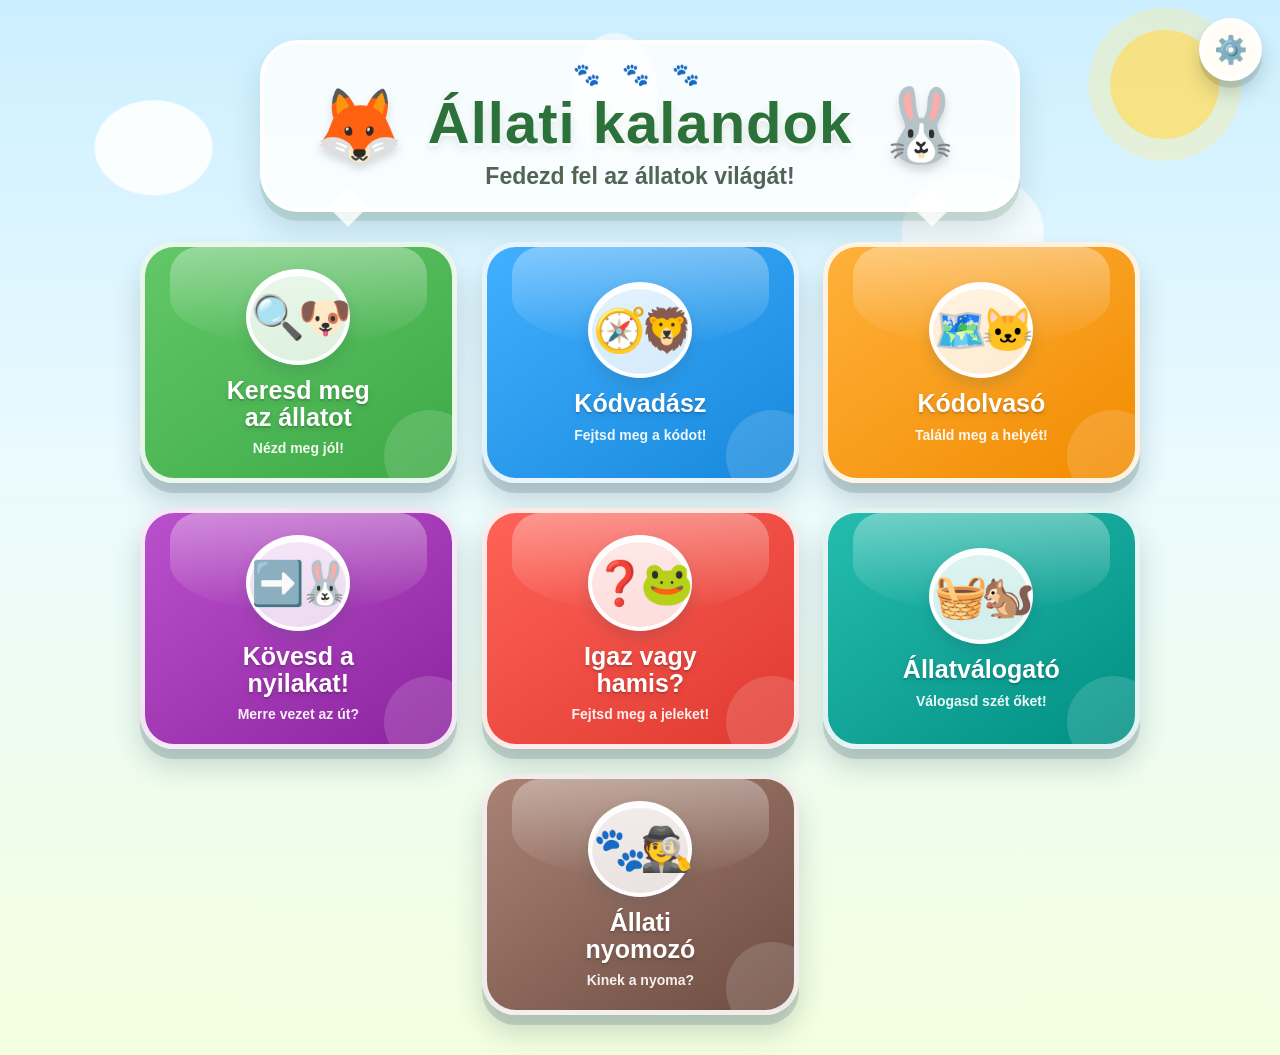
<file: index.html>
<!DOCTYPE html>
<html lang="hu">
<head>
  <meta charset="UTF-8">
  <meta name="viewport" content="width=device-width, initial-scale=1">

  <title>Állatos játékok</title>

  <link rel="stylesheet" href="style.css">
  <link rel="stylesheet" href="theme.css">
  <link rel="stylesheet" href="icons.css">
</head>

<body class="home-page">

<div class="container">

  <a
    class="settings-button"
    href="beallitasok.html"
    title="Beállítások"
  >
    ⚙️
  </a>

 <div class="home-heading">

  <div class="heading-animal heading-animal-left">
    🦊
  </div>

  <div class="heading-text">
    <div class="heading-paws">🐾 🐾 🐾</div>

    <h1>Állati kalandok</h1>

    <p class="subtitle">
      Fedezd fel az állatok világát!
    </p>
  </div>

  <div class="heading-animal heading-animal-right">
    🐰
  </div>

</div>

  <div class="menu">

  <button class="card green" onclick="openModeModal()">
    <div class="emoji">🔍🐶</div>
    <div class="title">Keresd meg<br>az állatot</div>
    <div class="card-hint">Nézd meg jól!</div>
  </button>

  <button class="card blue" onclick="openCodeModal()">
    <div class="emoji">🧭🦁</div>
    <div class="title">Kódvadász</div>
    <div class="card-hint">Fejtsd meg a kódot!</div>
  </button>

  <button
    class="card orange"
    onclick="location.href='kodolvaso.html'"
  >
    <div class="emoji">🗺️🐱</div>
    <div class="title">Kódolvasó</div>
    <div class="card-hint">Találd meg a helyét!</div>
  </button>

  <button class="card purple" onclick="openArrowModal()">
    <div class="emoji">➡️🐰</div>
    <div class="title">Kövesd a<br>nyilakat!</div>
    <div class="card-hint">Merre vezet az út?</div>
  </button>

  <button
    class="card red"
    onclick="location.href='igazhamis.html'"
  >
    <div class="emoji">❓🐸</div>
    <div class="title">Igaz vagy<br>hamis?</div>
    <div class="card-hint">Fejtsd meg a jeleket!</div>
  </button>

  <button
    class="card turquoise"
    onclick="openSorterModal()"
  >
    <div class="emoji">🧺🐿️</div>
    <div class="title">Állatválogató</div>
    <div class="card-hint">Válogasd szét őket!</div>
  </button>

  <button
    class="card brown"
    onclick="openDetectiveModal()"
  >
    <div class="emoji">🐾🕵️</div>
    <div class="title">Állati<br>nyomozó</div>
    <div class="card-hint">Kinek a nyoma?</div>
  </button>

</div>

<!-- KERESD MEG AZ ÁLLATOT MÓDVÁLASZTÓ -->

<div id="modeModal" class="modal">
  <div class="modal-box adventure-modal green-modal">

    <div class="modal-decoration modal-decoration-left">🌿</div>
    <div class="modal-decoration modal-decoration-right">🐾</div>

    <div class="modal-mascot">🦊</div>

    <h2>Keresd meg az állatot</h2>
    <p class="modal-question">Melyik kalandot választod?</p>

    <button
      class="mode-btn mano"
      onclick="startGame('mano')"
    >
      <span class="mode-icon">🧸</span>

      <span class="mode-content">
        <strong>Manó mód</strong>
        <small>Kép alapján keresés</small>
      </span>

      <span class="mode-arrow">➜</span>
    </button>

    <button
      class="mode-btn olvaso"
      onclick="startGame('olvaso')"
    >
      <span class="mode-icon">📚</span>

      <span class="mode-content">
        <strong>Olvasó mód</strong>
        <small>Szó alapján keresés</small>
      </span>

      <span class="mode-arrow">➜</span>
    </button>

    <button class="close-btn" onclick="closeModeModal()">
      🌿 Mégsem
    </button>

  </div>
</div>

<!-- KÓDVADÁSZ MÓDVÁLASZTÓ -->

<!-- KÓDVADÁSZ MÓDVÁLASZTÓ -->

<div id="codeModal" class="modal">
  <div class="modal-box adventure-modal blue-modal">

    <div class="modal-decoration modal-decoration-left">🔐</div>
    <div class="modal-decoration modal-decoration-right">🐾</div>

    <div class="modal-mascot">🦝</div>

    <h2>Kódvadász</h2>
    <p class="modal-question">Melyik küldetést választod?</p>

    <button
      class="mode-btn mano"
      onclick="startCodeGame('kodkereso')"
    >
      <span class="mode-icon">🌱</span>

      <span class="mode-content">
        <strong>Kódkereső</strong>
        <small>Egy kód alapján keresés</small>
      </span>

      <span class="mode-arrow">➜</span>
    </button>

    <button
      class="mode-btn olvaso"
      onclick="startCodeGame('kodfejto')"
    >
      <span class="mode-icon">🕵️</span>

      <span class="mode-content">
        <strong>Kódfejtő</strong>
        <small>Több kód megfejtése</small>
      </span>

      <span class="mode-arrow">➜</span>
    </button>

    <button
      class="mode-btn kod-osveny"
      onclick="startCodeGame('kodosveny')"
    >
      <span class="mode-icon">🐍</span>

      <span class="mode-content">
        <strong>Kódösvény</strong>
        <small>6–8 kód követése sorrendben</small>
      </span>

      <span class="mode-arrow">➜</span>
    </button>

    <button class="close-btn" onclick="closeCodeModal()">
      💧 Mégsem
    </button>

  </div>
</div>

<!-- KÖVESD A NYILAKAT MÓDVÁLASZTÓ -->

<!-- KÖVESD A NYILAKAT MÓDVÁLASZTÓ -->

<div id="arrowModal" class="modal">
  <div class="modal-box adventure-modal purple-modal">

    <div class="modal-decoration modal-decoration-left">🍂</div>
    <div class="modal-decoration modal-decoration-right">⭐</div>

    <div class="modal-mascot">🐿️</div>

    <h2>Kövesd a nyilakat</h2>
    <p class="modal-question">Melyik ösvényen indulsz el?</p>

    <button
      class="mode-btn mano"
      onclick="startArrowGame('egyenes')"
    >
      <span class="mode-icon">🌱</span>

      <span class="mode-content">
        <strong>Egyenes ösvény</strong>
        <small>Fel, le, jobbra és balra</small>
      </span>

      <span class="mode-arrow">➜</span>
    </button>

    <button
      class="mode-btn olvaso"
      onclick="startArrowGame('kalandos')"
    >
      <span class="mode-icon">⭐</span>

      <span class="mode-content">
        <strong>Kalandos ösvény</strong>
        <small>Átlós irányokkal is</small>
      </span>

      <span class="mode-arrow">➜</span>
    </button>

    <button class="close-btn" onclick="closeArrowModal()">
      🍂 Mégsem
    </button>

  </div>
</div>

<!-- ÁLLATVÁLOGATÓ MÓDVÁLASZTÓ -->

<div id="sorterModal" class="modal">
  <div class="modal-box adventure-modal turquoise-modal">

    <div class="modal-decoration modal-decoration-left">🧺</div>
    <div class="modal-decoration modal-decoration-right">✨</div>

    <div class="modal-mascot">🐻</div>

    <h2>Állatválogató</h2>
    <p class="modal-question">Melyik válogatást választod?</p>

    <button
      class="mode-btn mano"
      onclick="startSorterGame('konnyu')"
    >
      <span class="mode-icon">🧸</span>

      <span class="mode-content">
        <strong>Könnyű válogatás</strong>
        <small>Jól megfigyelhető tulajdonságok</small>
      </span>

      <span class="mode-arrow">➜</span>
    </button>

    <button
      class="mode-btn olvaso"
      onclick="startSorterGame('szakerto')"
    >
      <span class="mode-icon">🔬</span>

      <span class="mode-content">
        <strong>Állatszakértő</strong>
        <small>Állatcsoportok és állattani fogalmak</small>
      </span>

      <span class="mode-arrow">➜</span>
    </button>

    <button class="close-btn" onclick="closeSorterModal()">
      ✨ Mégsem
    </button>

  </div>
</div>
<!-- ÁLLATI NYOMOZÓ MÓDVÁLASZTÓ -->

<div id="detectiveModal" class="modal">
  <div class="modal-box adventure-modal brown-modal">

    <div class="modal-decoration modal-decoration-left">🔎</div>
    <div class="modal-decoration modal-decoration-right">🐾</div>

    <div class="modal-mascot">🕵️</div>

<h2>Állati nyomozó</h2>
<p class="modal-question">
  Melyik nyomot szeretnéd megfejteni?
</p>

<button
  class="mode-btn olvaso"
  onclick="location.href='allathangok.html'"
>
  <span class="mode-icon">🔊</span>

  <span class="mode-content">
    <strong>Állathangok</strong>
    <small>Találd meg az állatot a hangja alapján!</small>
  </span>

  <span class="mode-arrow">➜</span>
</button>

<button
  class="mode-btn mano"
  onclick="startDetectiveGame('tracks')"
>
  <span class="mode-icon">🐾</span>

  <span class="mode-content">
    <strong>Lábnyomok</strong>
    <small>Találd meg, melyik állathoz tartozik!</small>
  </span>

  <span class="mode-arrow">➜</span>
</button>

<button
  class="mode-btn olvaso"
  onclick="startDetectiveGame('patterns')"
>
  <span class="mode-icon">🦓</span>

  <span class="mode-content">
    <strong>Kültakaró</strong>
    <small>Bunda, toll, pikkely és páncél alapján</small>
  </span>

  <span class="mode-arrow">➜</span>
</button>

    <button class="close-btn" onclick="closeDetectiveModal()">
      🔎 Mégsem
    </button>

  </div>
</div>

<script>
function openModeModal() {
  document.getElementById("modeModal").style.display = "flex";
}

function closeModeModal() {
  document.getElementById("modeModal").style.display = "none";
}

function startGame(mode) {
  localStorage.setItem("animalGameMode", mode);
  location.href = "keresd.html";
}

function openCodeModal() {
  document.getElementById("codeModal").style.display = "flex";
}

function closeCodeModal() {
  document.getElementById("codeModal").style.display = "none";
}

function startCodeGame(mode) {
  localStorage.setItem("codeGameMode", mode);
  location.href = "kodvadasz.html";
}

function openArrowModal() {
  document.getElementById("arrowModal").style.display = "flex";
}

function closeArrowModal() {
  document.getElementById("arrowModal").style.display = "none";
}

function startArrowGame(mode) {
  localStorage.setItem("arrowGameMode", mode);
  location.href = "nyilak.html";
}

function openSorterModal() {
  document.getElementById("sorterModal").style.display =
    "flex";
}

function closeSorterModal() {
  document.getElementById("sorterModal").style.display =
    "none";
}

function startSorterGame(mode) {
  localStorage.setItem("sortingGameMode", mode);
  location.href = "allatvalogato.html";
}
function openDetectiveModal() {
  document.getElementById("detectiveModal").style.display =
    "flex";
}

function closeDetectiveModal() {
  document.getElementById("detectiveModal").style.display =
    "none";
}

function startDetectiveGame(mode) {
  localStorage.setItem("animalDetectiveMode", mode);
  location.href = "allatinyomozo.html";
}
</script>

</body>
</html>
</file>
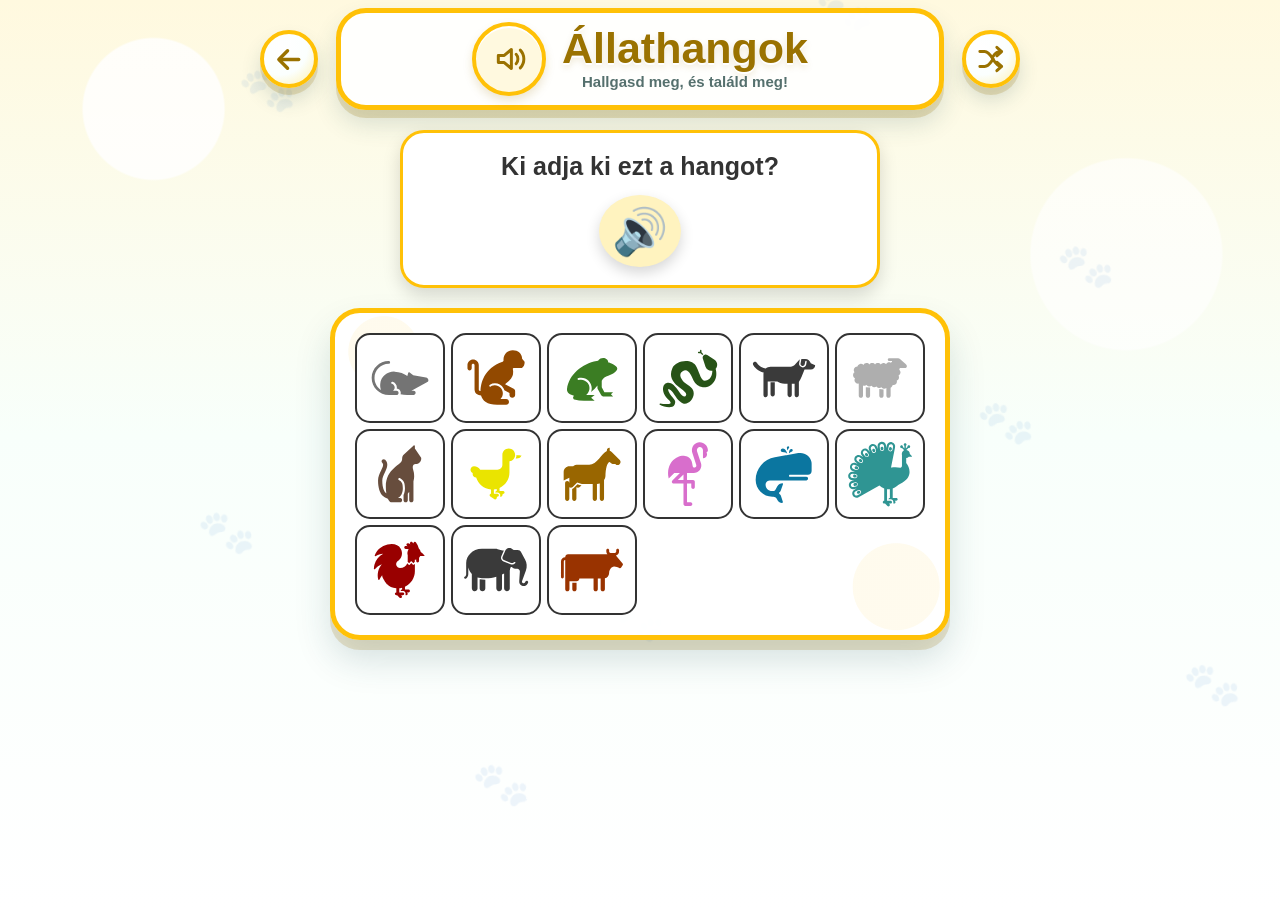
<file: allathangok.html>
<!DOCTYPE html>
<html lang="hu">
<head>
  <meta charset="UTF-8">
  <meta name="viewport" content="width=device-width, initial-scale=1">

  <title>Állathangok</title>

  <link rel="stylesheet" href="style.css">
  <link rel="stylesheet" href="theme.css">
  <link rel="stylesheet" href="icons.css">
</head>

<body class="game-page sound-game">

<header class="game-topbar">

  <a
    class="topbar-button topbar-back"
    href="index.html"
    title="Vissza a játékokhoz"
    aria-label="Vissza a játékokhoz"
    data-icon="back"
  ></a>

  <div class="game-title-panel">

    <div
      class="game-title-mascot"
      data-icon="sound"
      aria-hidden="true"
    ></div>

    <div class="game-title-text">
      <h1>Állathangok</h1>
      <p>Hallgasd meg, és találd meg!</p>
    </div>

  </div>

  <button
    class="topbar-button topbar-shuffle"
    onclick="newBoard()"
    title="Új pálya"
    aria-label="Új pálya"
    data-icon="shuffle"
  ></button>

</header>

<div id="task"></div>

<p id="message"></p>

<div class="board-shell">
  <div id="board"></div>
</div>

<script src="icons.js"></script>
<script src="common.js"></script>
<script src="allathangok.js"></script>

</body>
</html>
</file>
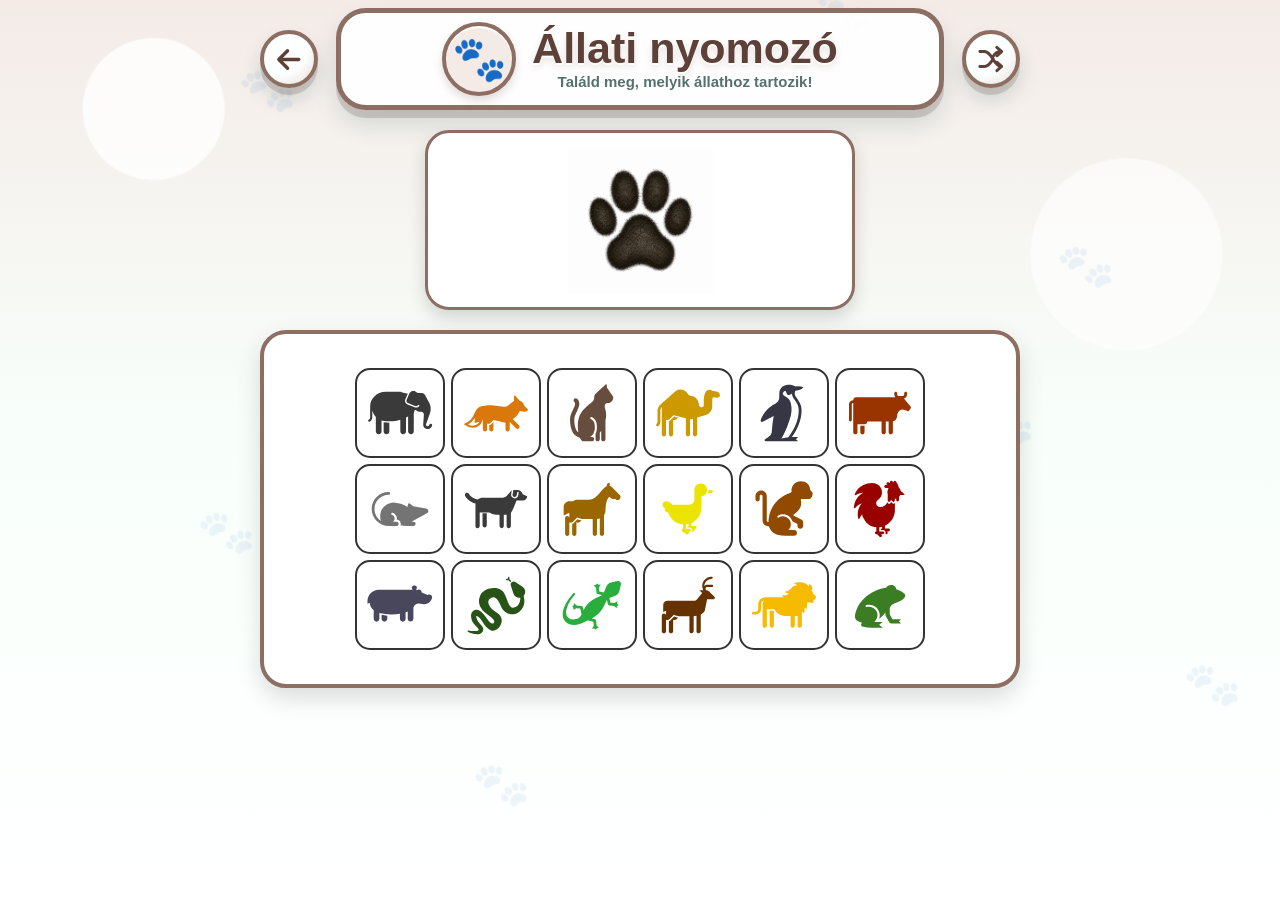
<file: allatinyomozo.html>
<!DOCTYPE html>
<html lang="hu">
<head>
  <meta charset="UTF-8">
  <meta name="viewport" content="width=device-width, initial-scale=1">
  <title>Állati nyomozó</title>
  <link rel="stylesheet" href="style.css">
  <link rel="stylesheet" href="theme.css">
  <link rel="stylesheet" href="icons.css">
</head>

<body class="game-page detective-game">

<header class="game-topbar">
  <a
    class="topbar-button topbar-back"
    href="index.html"
    title="Vissza a játékokhoz"
    aria-label="Vissza a játékokhoz"
    data-icon="back"
  ></a>

  <div class="game-title-panel">
    <div class="game-title-mascot detective-title-icon" aria-hidden="true">🐾</div>

    <div class="game-title-text">
      <h1>Állati nyomozó</h1>
      <p>Találd meg, melyik állathoz tartozik!</p>
    </div>
  </div>

  <button
    class="topbar-button topbar-shuffle"
    onclick="newBoard()"
    title="Új pálya"
    aria-label="Új pálya"
    data-icon="shuffle"
  ></button>
</header>

<div id="task"></div>
<p id="message"></p>

<div class="detective-board-shell">
  <div id="board" class="detective-board"></div>
</div>

<script src="icons.js"></script>
<script src="common.js"></script>
<script src="allatinyomozo.js"></script>

</body>
</html>
</file>
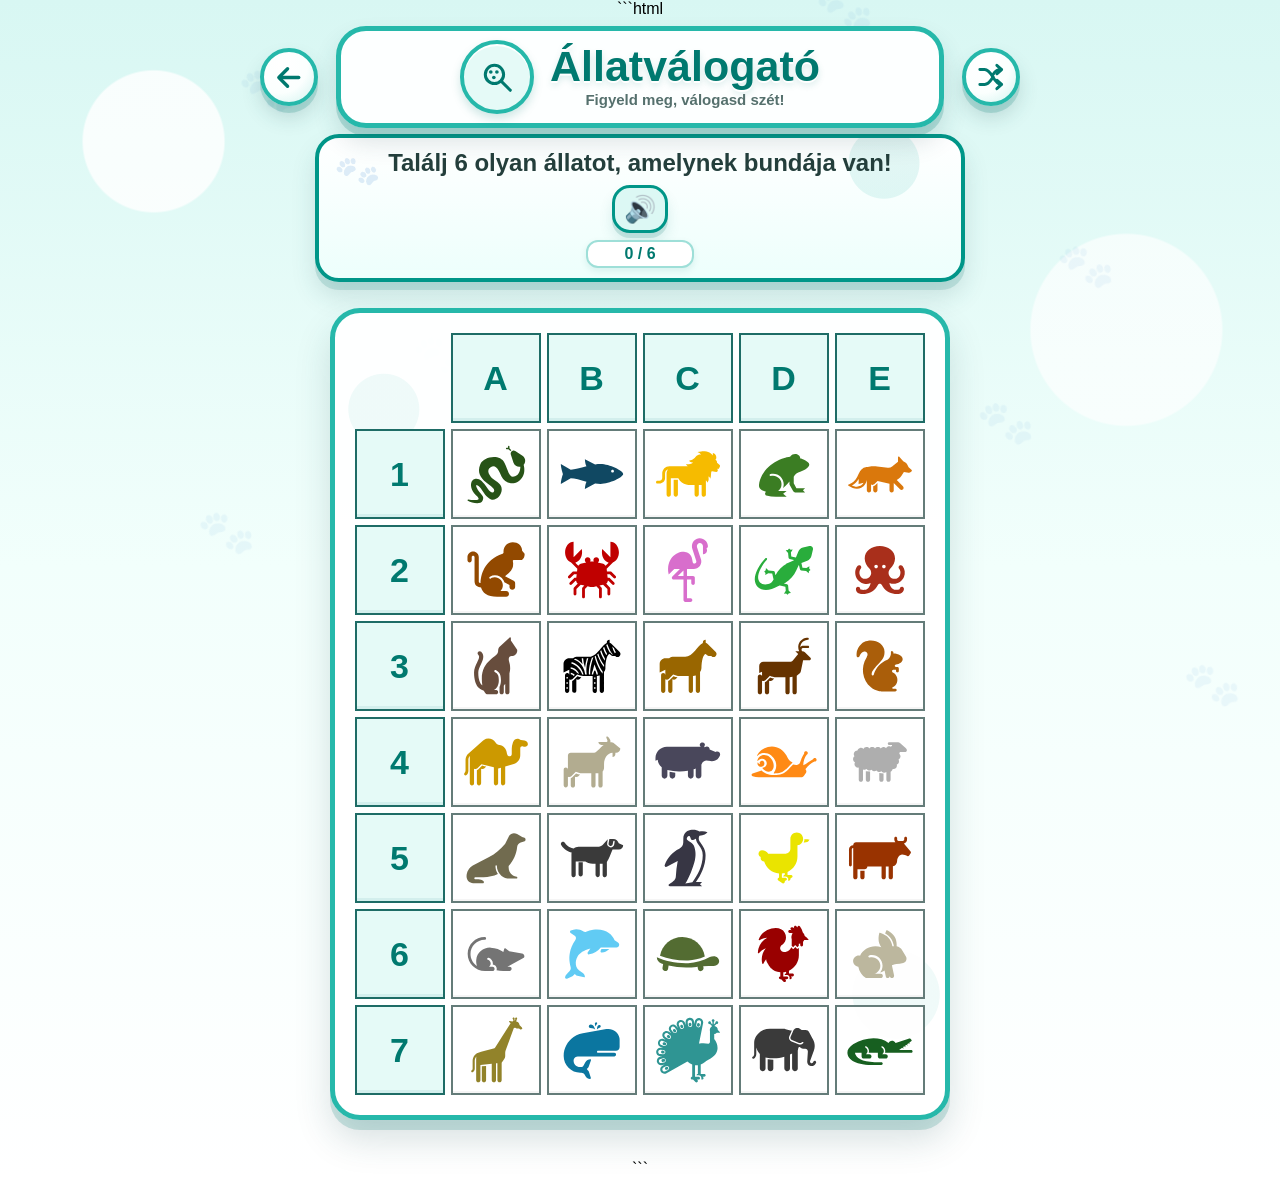
<file: allatvalogato.html>
```html
<!DOCTYPE html>
<html lang="hu">
<head>
  <meta charset="UTF-8">
  <meta name="viewport" content="width=device-width, initial-scale=1">

  <title>Állatválogató</title>

  <link rel="stylesheet" href="style.css">
  <link rel="stylesheet" href="theme.css">
  <link rel="stylesheet" href="icons.css">
</head>

<body class="game-page sorter-game">

<header class="game-topbar">

  <a
    class="topbar-button topbar-back"
    href="index.html"
    title="Vissza a játékokhoz"
    aria-label="Vissza a játékokhoz"
    data-icon="back"
  ></a>

  <div class="game-title-panel">

    <div
      class="game-title-mascot"
      data-icon="sorter"
      aria-hidden="true"
    ></div>

    <div class="game-title-text">
      <h1>Állatválogató</h1>
      <p>Figyeld meg, válogasd szét!</p>
    </div>

  </div>

  <button
    class="topbar-button topbar-shuffle"
    onclick="newBoard()"
    title="Új pálya"
    aria-label="Új pálya"
    data-icon="shuffle"
  ></button>

</header>

<div id="task"></div>

<p id="message"></p>

<div class="board-shell">
  <div id="board"></div>
</div>

<script src="icons.js?v=4"></script>
<script src="common.js?v=4"></script>
<script src="allatvalogato.js?v=5"></script>

</body>
</html>
```
</file>
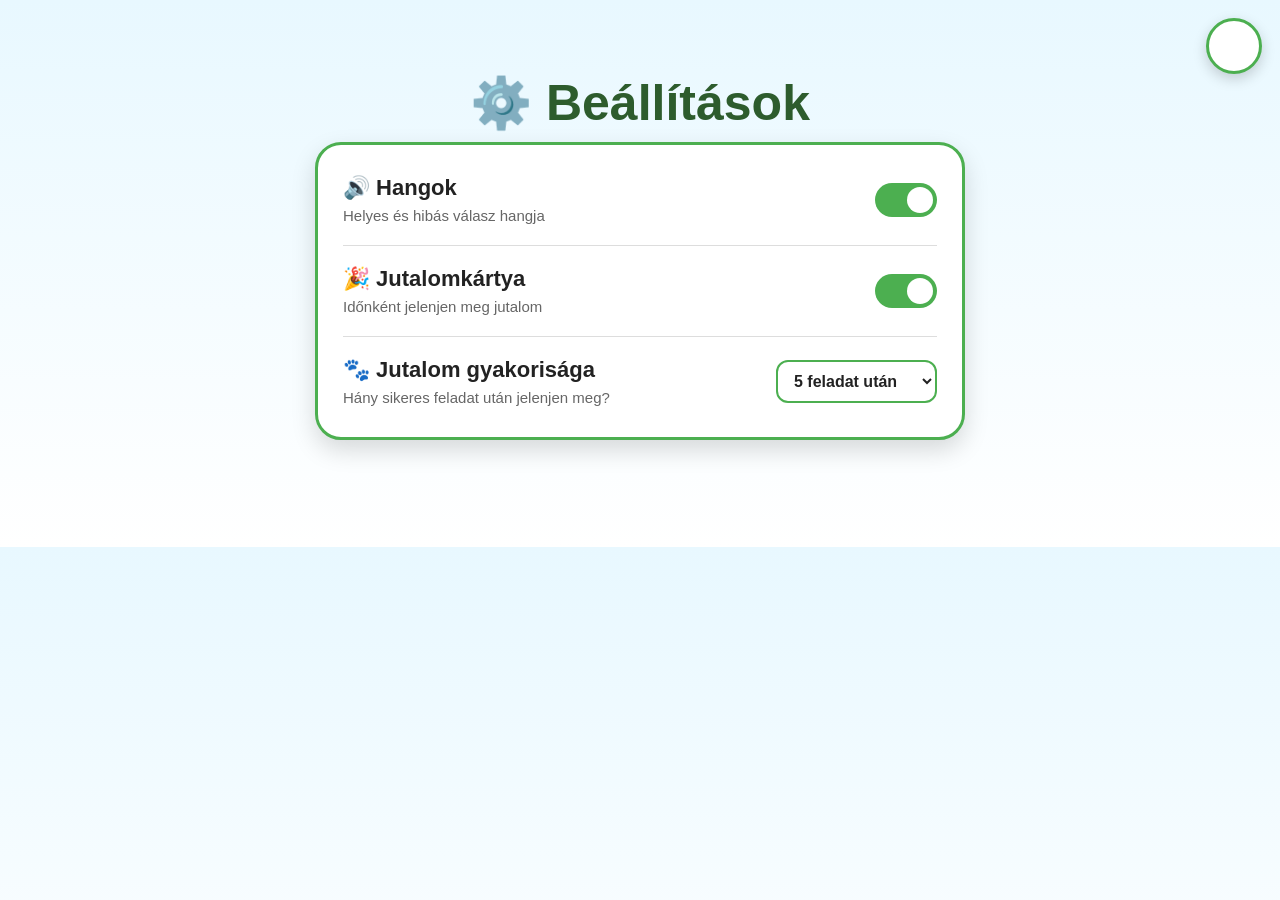
<file: beallitasok.html>
<!DOCTYPE html>
<html lang="hu">
<head>
  <meta charset="UTF-8">
  <meta name="viewport" content="width=device-width, initial-scale=1">

  <title>Beállítások</title>

  <link rel="stylesheet" href="style.css">
  <link rel="stylesheet" href="theme.css">
  <link rel="stylesheet" href="icons.css">
  
</head>

<body class="settings-page">

<a
    class="settings-button"
    href="beallitasok.html"
    title="Beállítások"
    aria-label="Beállítások"
    data-icon="settings"
></a>

<div class="settings-container">

  <h1>⚙️ Beállítások</h1>

  <div class="settings-card">

    <div class="setting-row">
      <div class="setting-text">
        <strong>🔊 Hangok</strong>
        <span>Helyes és hibás válasz hangja</span>
      </div>

      <label class="switch">
        <input type="checkbox" id="soundSetting">
        <span class="slider"></span>
      </label>
    </div>

    <div class="setting-row">
      <div class="setting-text">
        <strong>🎉 Jutalomkártya</strong>
        <span>Időnként jelenjen meg jutalom</span>
      </div>

      <label class="switch">
        <input type="checkbox" id="rewardSetting">
        <span class="slider"></span>
      </label>
    </div>

    <div class="setting-row reward-frequency-row">
      <div class="setting-text">
        <strong>🐾 Jutalom gyakorisága</strong>
        <span>Hány sikeres feladat után jelenjen meg?</span>
      </div>

      <select id="rewardIntervalSetting">
        <option value="5">5 feladat után</option>
        <option value="10">10 feladat után</option>
      </select>
    </div>

  </div>

  <p id="settingsMessage" class="settings-message"></p>

</div>

<script src="beallitasok.js"></script>

</body>
</html>
</file>
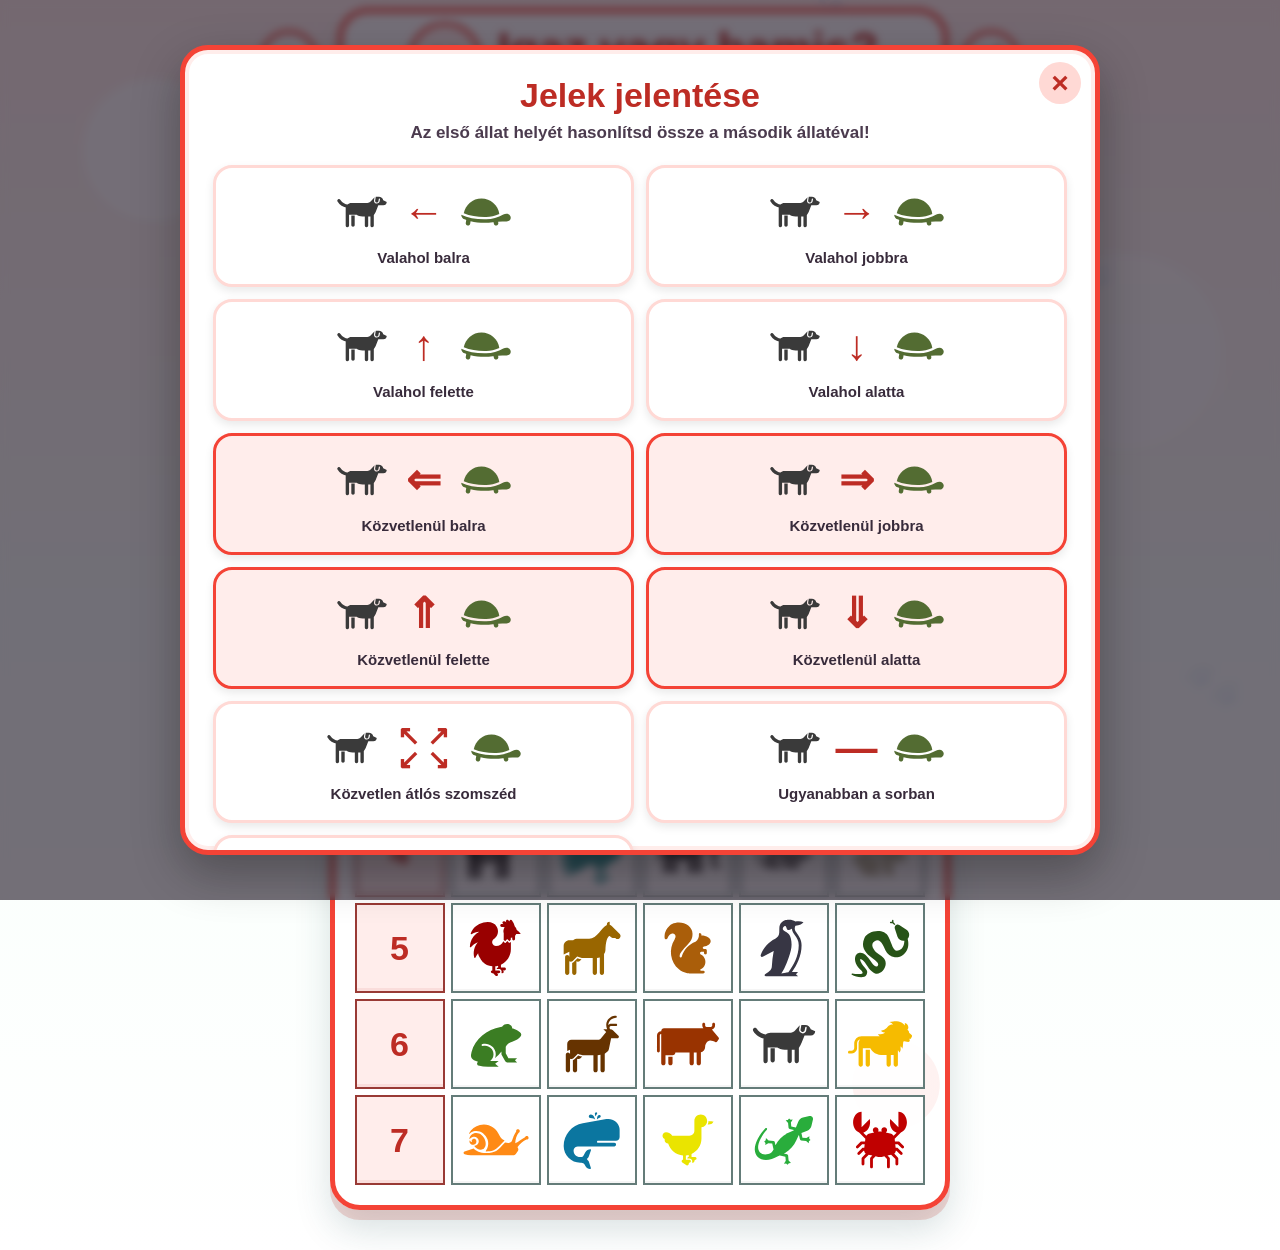
<file: igazhamis.html>
<!DOCTYPE html>
<html lang="hu">
<head>
  <meta charset="UTF-8">
  <meta name="viewport" content="width=device-width, initial-scale=1">

  <title>Igaz vagy hamis?</title>

  <link rel="stylesheet" href="style.css">
  <link rel="stylesheet" href="theme.css">
  <link rel="stylesheet" href="icons.css">
</head>

<body class="game-page truth-game">

<header class="game-topbar">

  <a
    class="topbar-button topbar-back"
    href="index.html"
    title="Vissza a játékokhoz"
    aria-label="Vissza a játékokhoz"
    data-icon="back"
  ></a>

  <div class="game-title-panel">

    <div
      class="game-title-mascot"
      data-icon="truth"
      aria-hidden="true"
    ></div>

    <div class="game-title-text">
      <h1>Igaz vagy hamis?</h1>
      <p>Figyeld meg, és dönts!</p>
    </div>

  </div>

  <div class="topbar-actions">

    <button
      class="topbar-button topbar-shuffle"
      onclick="newBoard()"
      title="Új pálya"
      aria-label="Új pálya"
      data-icon="shuffle"
    ></button>

  </div>

</header>

<div id="task"></div>

<div class="truth-controls">

  <div class="truth-answer-row">

  <button
    class="truth-button true-button"
    data-answer="true"
    onclick="answerStatement(true, this)"
  >
    <span class="truth-icon">✅</span>
    <span>IGAZ</span>
  </button>

  <button
    id="legendBtn"
    class="truth-button truth-legend-button"
    onclick="openTruthLegend()"
    title="Jelmagyarázat"
    aria-label="Jelmagyarázat"
  >
    ?
  </button>

  <button
    class="truth-button false-button"
    data-answer="false"
    onclick="answerStatement(false, this)"
  >
    <span class="truth-icon">❌</span>
    <span>HAMIS</span>
  </button>

</div>

</div>

<p id="message"></p>

<div class="board-shell">
  <div id="board"></div>
</div>
<!-- JELMAGYARÁZAT -->

<div
  id="truthLegendModal"
  class="truth-legend-modal"
  aria-hidden="true"
>
  <div
    class="truth-legend-box"
    role="dialog"
    aria-modal="true"
    aria-labelledby="truthLegendTitle"
  >

    <button
      class="truth-legend-x"
      onclick="closeTruthLegend()"
      title="Bezárás"
      aria-label="Jelmagyarázat bezárása"
    >
      ×
    </button>

    <h2 id="truthLegendTitle">
      Jelek jelentése
    </h2>

    <p class="truth-legend-intro">
      Az első állat helyét hasonlítsd össze a második állatéval!
    </p>

    <div class="truth-legend-grid">

      <!-- VALAHOL BALRA -->

      <div class="truth-legend-item">
        <div class="truth-legend-example">
          <img
            src="images/animals_fixed/kutya.svg"
            alt="kutya"
          >
          <span class="truth-legend-symbol">←</span>
          <img
            src="images/animals_fixed/teknos.svg"
            alt="teknős"
          >
        </div>

        <div class="truth-legend-label">
          Valahol balra
        </div>
      </div>

      <!-- VALAHOL JOBBRA -->

      <div class="truth-legend-item">
        <div class="truth-legend-example">
          <img
            src="images/animals_fixed/kutya.svg"
            alt="kutya"
          >
          <span class="truth-legend-symbol">→</span>
          <img
            src="images/animals_fixed/teknos.svg"
            alt="teknős"
          >
        </div>

        <div class="truth-legend-label">
          Valahol jobbra
        </div>
      </div>

      <!-- VALAHOL FELETTE -->

      <div class="truth-legend-item">
        <div class="truth-legend-example">
          <img
            src="images/animals_fixed/kutya.svg"
            alt="kutya"
          >
          <span class="truth-legend-symbol">↑</span>
          <img
            src="images/animals_fixed/teknos.svg"
            alt="teknős"
          >
        </div>

        <div class="truth-legend-label">
          Valahol felette
        </div>
      </div>

      <!-- VALAHOL ALATTA -->

      <div class="truth-legend-item">
        <div class="truth-legend-example">
          <img
            src="images/animals_fixed/kutya.svg"
            alt="kutya"
          >
          <span class="truth-legend-symbol">↓</span>
          <img
            src="images/animals_fixed/teknos.svg"
            alt="teknős"
          >
        </div>

        <div class="truth-legend-label">
          Valahol alatta
        </div>
      </div>

      <!-- KÖZVETLENÜL BALRA -->

      <div class="truth-legend-item truth-legend-direct">
        <div class="truth-legend-example">
          <img
            src="images/animals_fixed/kutya.svg"
            alt="kutya"
          >
          <span class="truth-legend-symbol">⇐</span>
          <img
            src="images/animals_fixed/teknos.svg"
            alt="teknős"
          >
        </div>

        <div class="truth-legend-label">
          Közvetlenül balra
        </div>
      </div>

      <!-- KÖZVETLENÜL JOBBRA -->

      <div class="truth-legend-item truth-legend-direct">
        <div class="truth-legend-example">
          <img
            src="images/animals_fixed/kutya.svg"
            alt="kutya"
          >
          <span class="truth-legend-symbol">⇒</span>
          <img
            src="images/animals_fixed/teknos.svg"
            alt="teknős"
          >
        </div>

        <div class="truth-legend-label">
          Közvetlenül jobbra
        </div>
      </div>

      <!-- KÖZVETLENÜL FELETTE -->

      <div class="truth-legend-item truth-legend-direct">
        <div class="truth-legend-example">
          <img
            src="images/animals_fixed/kutya.svg"
            alt="kutya"
          >
          <span class="truth-legend-symbol">⇑</span>
          <img
            src="images/animals_fixed/teknos.svg"
            alt="teknős"
          >
        </div>

        <div class="truth-legend-label">
          Közvetlenül felette
        </div>
      </div>

      <!-- KÖZVETLENÜL ALATTA -->

      <div class="truth-legend-item truth-legend-direct">
        <div class="truth-legend-example">
          <img
            src="images/animals_fixed/kutya.svg"
            alt="kutya"
          >
          <span class="truth-legend-symbol">⇓</span>
          <img
            src="images/animals_fixed/teknos.svg"
            alt="teknős"
          >
        </div>

        <div class="truth-legend-label">
          Közvetlenül alatta
        </div>
      </div>

      <!-- ÁTLÓSAN -->

      <div class="truth-legend-item">
        <div class="truth-legend-example">
          <img
            src="images/animals_fixed/kutya.svg"
            alt="kutya"
          >
          <span class="truth-legend-symbol truth-legend-diagonals">
            ↖ ↗<br>↙ ↘
          </span>
          <img
            src="images/animals_fixed/teknos.svg"
            alt="teknős"
          >
        </div>

        <div class="truth-legend-label">
          Közvetlen átlós szomszéd
        </div>
      </div>

      <!-- AZONOS SOR -->

      <div class="truth-legend-item">
        <div class="truth-legend-example">
          <img
            src="images/animals_fixed/kutya.svg"
            alt="kutya"
          >
          <span class="truth-legend-symbol">—</span>
          <img
            src="images/animals_fixed/teknos.svg"
            alt="teknős"
          >
        </div>

        <div class="truth-legend-label">
          Ugyanabban a sorban
        </div>
      </div>

      <!-- AZONOS OSZLOP -->

      <div class="truth-legend-item">
        <div class="truth-legend-example">
          <img
            src="images/animals_fixed/kutya.svg"
            alt="kutya"
          >
          <span class="truth-legend-symbol">│</span>
          <img
            src="images/animals_fixed/teknos.svg"
            alt="teknős"
          >
        </div>

        <div class="truth-legend-label">
          Ugyanabban az oszlopban
        </div>
      </div>

      <!-- KÖZÖTTE -->

      <div class="truth-legend-item truth-legend-between">
        <div class="truth-legend-example">
          <img
            src="images/animals_fixed/kutya.svg"
            alt="kutya"
          >

          <span class="truth-legend-line">—</span>

          <img
            src="images/animals_fixed/beka.svg"
            alt="béka"
          >

          <span class="truth-legend-line">—</span>

          <img
            src="images/animals_fixed/teknos.svg"
            alt="teknős"
          >
        </div>

        <div class="truth-legend-label">
          A középső állat a két másik között van
        </div>
      </div>

    </div>

    <div class="truth-legend-tip">
      <strong>Tipp:</strong>
      az egyszeres nyíl azt jelenti, hogy az állat valahol arra van.
      A kettős nyíl azt jelenti, hogy közvetlenül mellette található.
    </div>

    <button
      class="truth-legend-close"
      onclick="closeTruthLegend()"
    >
      Értem, kezdődhet!
    </button>

  </div>
</div>

<script src="icons.js"></script>
<script src="common.js"></script>
<script src="igazhamis.js"></script>

</body>
</html>
</file>
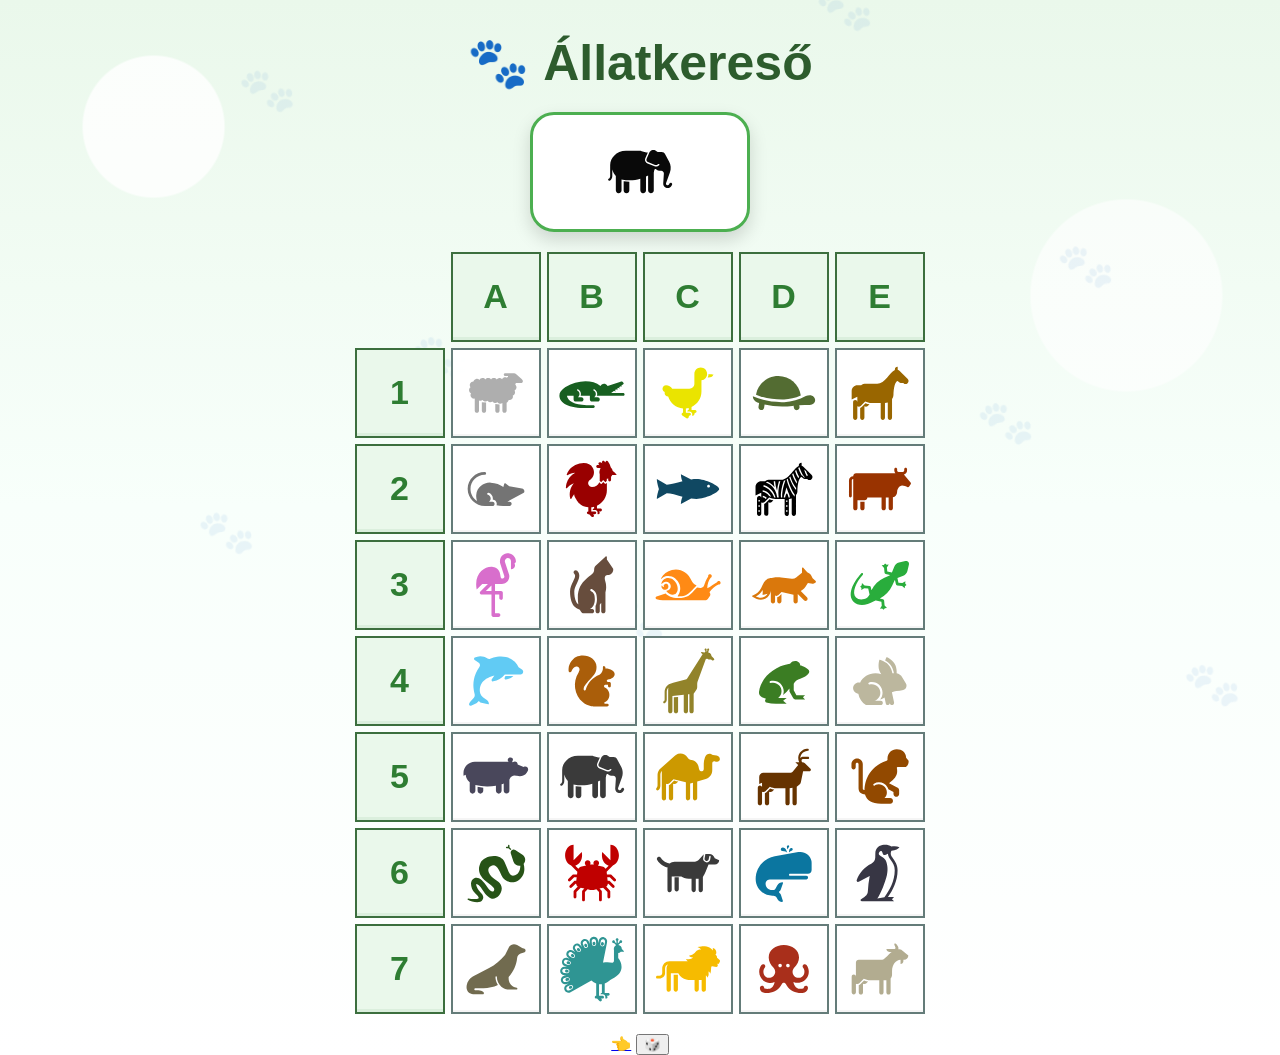
<file: keresd.html>
<!DOCTYPE html>
<html lang="hu">
<head>
  <meta charset="UTF-8">
  <meta name="viewport" content="width=device-width, initial-scale=1">
  <title>Állatkereső</title>
  <link rel="stylesheet" href="style.css">
</head>

<body class="game-page">

<h1>🐾 Állatkereső</h1>

<div id="task"></div>
<p id="message"></p>

<div id="board"></div>

<a class="back-button" href="index.html" title="Vissza a játékokhoz">👈</a>
<button class="shuffle-button"
        onclick="newBoard()"
        title="Új pálya">
    🎲
</button>
<script src="common.js"></script>
<script src="keresd.js"></script>

</body>
</html>
</file>
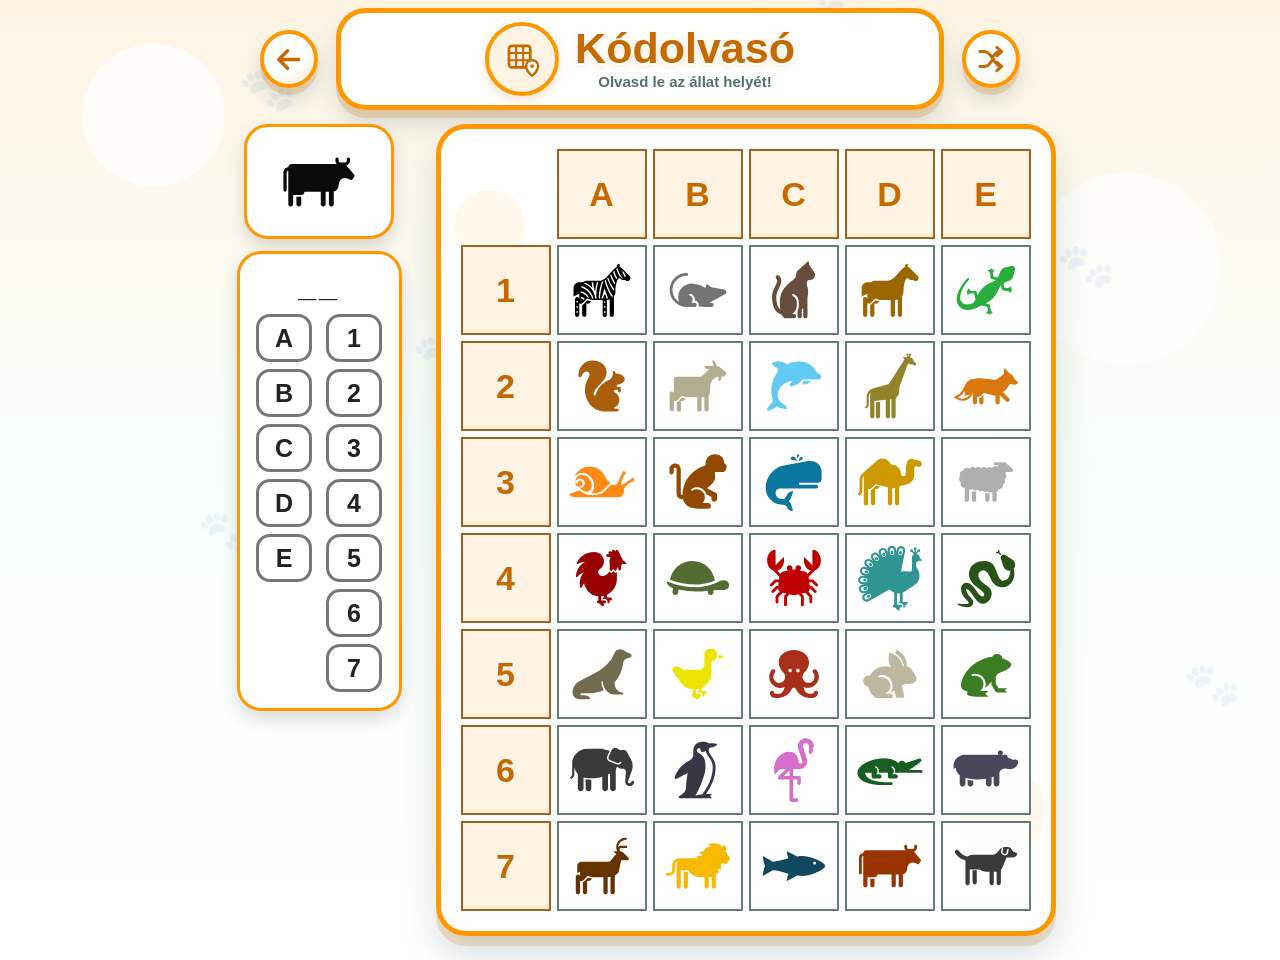
<file: kodolvaso.html>
<!DOCTYPE html>
<html lang="hu">
<head>
  <meta charset="UTF-8">
  <meta name="viewport" content="width=device-width, initial-scale=1">

  <title>Kódolvasó</title>

  <link rel="stylesheet" href="style.css">
  <link rel="stylesheet" href="theme.css">
  <link rel="stylesheet" href="icons.css">
</head>

<body class="game-page coordinate-game">

<header class="game-topbar">

  <a
    class="topbar-button topbar-back"
    href="index.html"
    title="Vissza a játékokhoz"
    aria-label="Vissza a játékokhoz"
    data-icon="back"
  ></a>

  <div class="game-title-panel">

    <div
      class="game-title-mascot"
      data-icon="coordinate"
      aria-hidden="true"
    ></div>

    <div class="game-title-text">
      <h1>Kódolvasó</h1>
      <p>Olvasd le az állat helyét!</p>
    </div>

  </div>

  <button
    class="topbar-button topbar-shuffle"
    onclick="newBoard()"
    title="Új pálya"
    aria-label="Új pálya"
    data-icon="shuffle"
  ></button>

</header>

<div class="coordinate-layout">

  <div class="coordinate-left">

    <div id="task"></div>

    <div id="answerArea" class="coordinate-answer">

      <div id="selectedCode" class="selected-code">__</div>

      <div class="coordinate-choice-columns">

        <div class="coordinate-choice-column">
          <button class="answer-btn letter-btn" data-value="A">A</button>
          <button class="answer-btn letter-btn" data-value="B">B</button>
          <button class="answer-btn letter-btn" data-value="C">C</button>
          <button class="answer-btn letter-btn" data-value="D">D</button>
          <button class="answer-btn letter-btn" data-value="E">E</button>
        </div>

        <div class="coordinate-choice-column">
          <button class="answer-btn number-btn" data-value="1">1</button>
          <button class="answer-btn number-btn" data-value="2">2</button>
          <button class="answer-btn number-btn" data-value="3">3</button>
          <button class="answer-btn number-btn" data-value="4">4</button>
          <button class="answer-btn number-btn" data-value="5">5</button>
          <button class="answer-btn number-btn" data-value="6">6</button>
          <button class="answer-btn number-btn" data-value="7">7</button>
        </div>

      </div>

    </div>

  </div>

  <div class="coordinate-right">

    <div class="board-shell">
      <div id="board"></div>
    </div>

  </div>

</div>

<p id="message"></p>

<script src="icons.js"></script>
<script src="common.js"></script>
<script src="kodolvaso.js"></script>

</body>
</html>
</file>
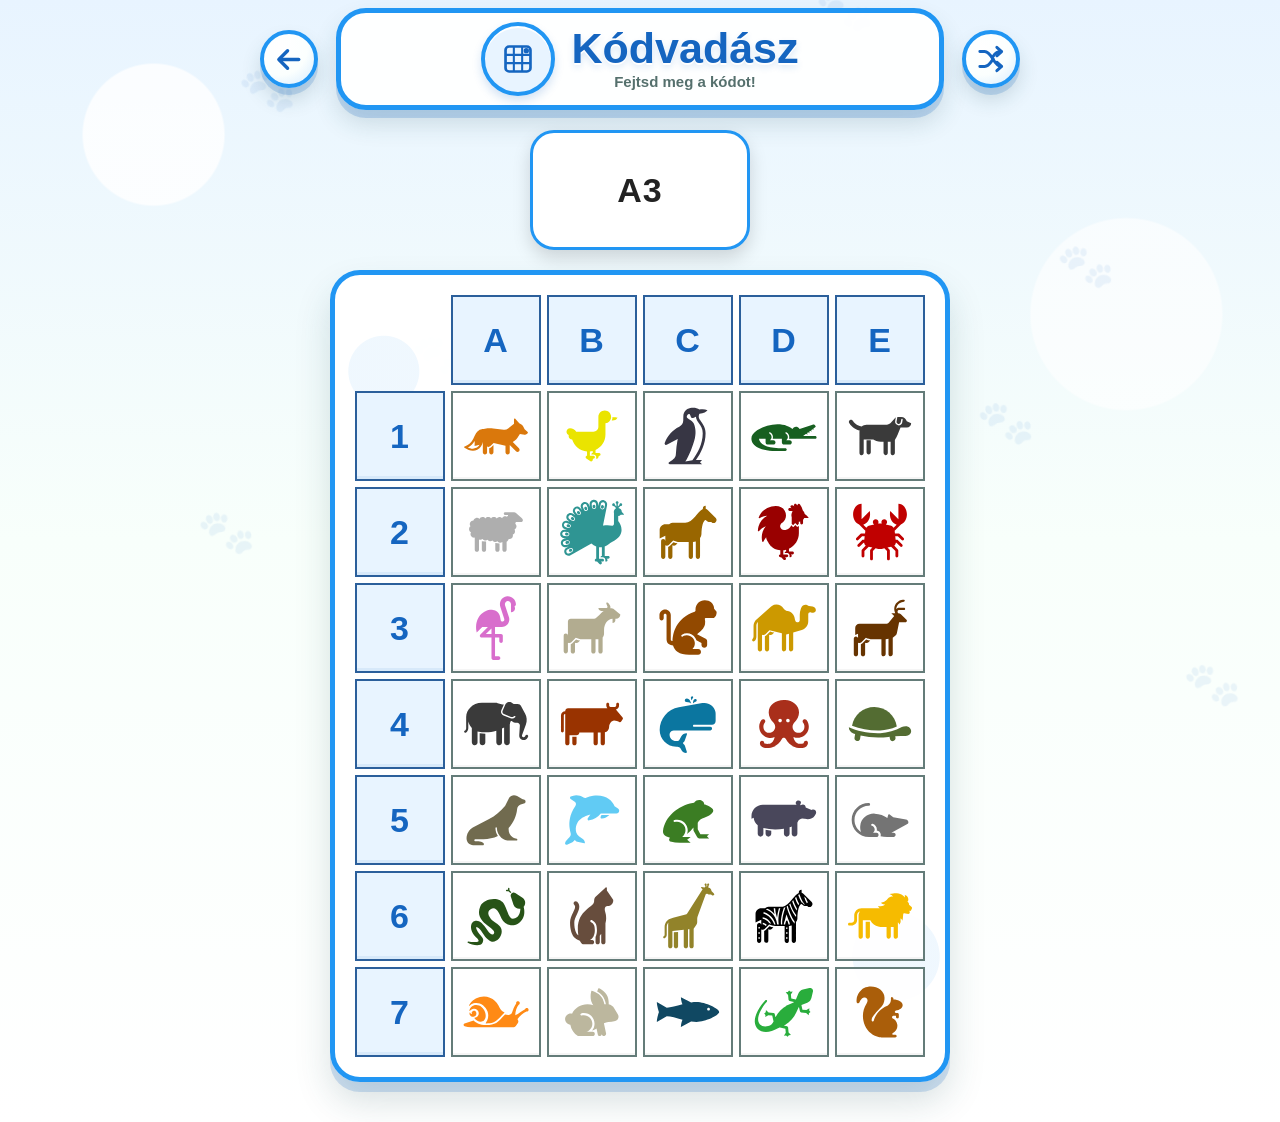
<file: kodvadasz.html>
<!DOCTYPE html>
<html lang="hu">
<head>
  <meta charset="UTF-8">
  <meta name="viewport" content="width=device-width, initial-scale=1">

  <title>Kódvadász</title>

  <link rel="stylesheet" href="style.css">
  <link rel="stylesheet" href="theme.css">
  <link rel="stylesheet" href="icons.css">
</head>

<body class="game-page code-game">

<header class="game-topbar">

  <a
    class="topbar-button topbar-back"
    href="index.html"
    title="Vissza a játékokhoz"
    aria-label="Vissza a játékokhoz"
    data-icon="back"
  ></a>

  <div class="game-title-panel">

    <div
      class="game-title-mascot"
      data-icon="codeGrid"
      aria-hidden="true"
    ></div>

    <div class="game-title-text">
      <h1>Kódvadász</h1>
      <p>Fejtsd meg a kódot!</p>
    </div>

  </div>

  <button
    class="topbar-button topbar-shuffle"
    onclick="newBoard()"
    title="Új pálya"
    aria-label="Új pálya"
    data-icon="shuffle"
  ></button>

</header>

<div id="task"></div>

<p id="message"></p>

<div class="board-shell">
  <div id="board"></div>
</div>

<script src="icons.js"></script>
<script src="common.js"></script>
<script src="kodvadasz.js"></script>

</body>
</html>
</file>
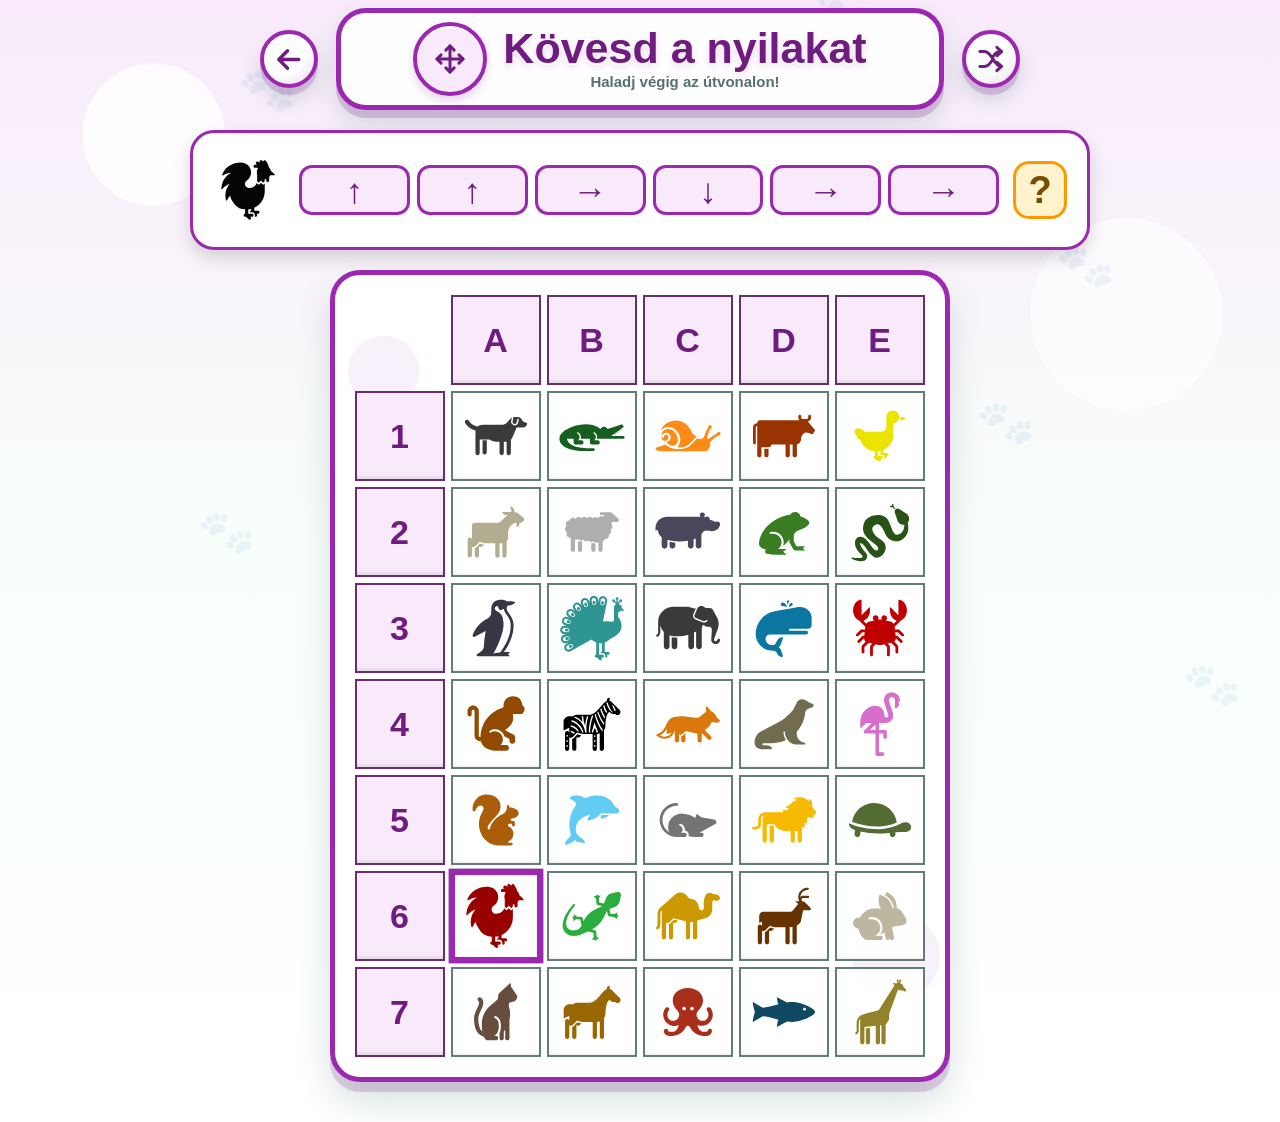
<file: nyilak.html>
<!DOCTYPE html>
<html lang="hu">
<head>
  <meta charset="UTF-8">
  <meta name="viewport" content="width=device-width, initial-scale=1">

  <title>Kövesd a nyilakat</title>

  <link rel="stylesheet" href="style.css">
  <link rel="stylesheet" href="theme.css">
  <link rel="stylesheet" href="icons.css">
</head>

<body class="game-page arrow-game">

<header class="game-topbar">

  <a
    class="topbar-button topbar-back"
    href="index.html"
    title="Vissza a játékokhoz"
    aria-label="Vissza a játékokhoz"
    data-icon="back"
  ></a>

  <div class="game-title-panel">

    <div
      class="game-title-mascot"
      data-icon="arrows"
      aria-hidden="true"
    ></div>

    <div class="game-title-text">
      <h1>Kövesd a nyilakat</h1>
      <p>Haladj végig az útvonalon!</p>
    </div>

  </div>

  <button
    class="topbar-button topbar-shuffle"
    onclick="newBoard()"
    title="Új pálya"
    aria-label="Új pálya"
    data-icon="shuffle"
  ></button>

</header>

<div id="task"></div>

<p id="message"></p>

<div class="board-shell">
  <div id="board"></div>
</div>

<script src="icons.js"></script>
<script src="common.js"></script>
<script src="nyilak.js"></script>

</body>
</html>
</file>
<file: style.css>
/* -------------------- ALAP -------------------- */

body {
  margin: 0;
  font-family: Arial, sans-serif;
  background: linear-gradient(180deg, #e8f8ff, #ffffff);
  text-align: center;
}

/* -------------------- MENÜ -------------------- */

.container {
  max-width: 1000px;
  margin: auto;
  padding: 40px;
}

h1 {
  font-size: 50px;
  color: #2d5c2d;
  margin-bottom: 10px;
}

.subtitle {
  font-size: 22px;
  color: #555;
  margin-bottom: 30px;
}

/* -------------------- MENÜKÁRTYÁK -------------------- */

.menu {
  display: grid;
  grid-template-columns: repeat(auto-fit, minmax(220px, 1fr));
  gap: 20px;
}

.card {
  border: none;
  border-radius: 20px;
  padding: 25px;
  cursor: pointer;
  transition: 0.2s;
  box-shadow: 0 10px 25px rgba(0, 0, 0, 0.15);
  color: white;
}

.card:hover {
  transform: scale(1.05);
}

/* Színek */

.green {
  background: #4caf50;
}

.blue {
  background: #2196f3;
}

.orange {
  background: #ff9800;
}

.purple {
  background: #9c27b0;
}

.red {
  background: #f44336;
}

.yellow {
  background: #ffc107;
  color: #333;
}

.turquoise {
  background: #009688;
}

.brown {
  background: #8d6e63;
}
/* -------------------- TÁBLA -------------------- */

#board {
  display: grid;
  grid-template-columns: repeat(6, 90px);
  grid-auto-rows: 90px;
  gap: 6px;
  justify-content: center;
  margin: 20px auto;
}

.cell,
.header {
  width: 90px;
  height: 90px;
  display: flex;
  align-items: center;
  justify-content: center;
  border: 2px solid #333;
  background: white;
  box-sizing: border-box;
}

.header {
  font-size: 34px;
  font-weight: 900;
  color: #222;
  letter-spacing: 1px;
  user-select: none;
  font-family: "Arial Black", Arial, sans-serif;
}

.cell img {
  width: 68px;
  height: 68px;
  object-fit: contain;
  display: block;
}

/* -------------------- MEZŐ MOZGÁS -------------------- */

.cell {
  transition: 0.15s;
}

.cell:hover {
  transform: scale(1.08);
  cursor: pointer;
}

/* -------------------- VISSZAJELZÉS -------------------- */

.correct {
  background: #4caf50 !important;
  color: white;
}

.wrong {
  background: #f44336 !important;
  animation: shake 0.2s;
}

.cell.selected {
    outline: 5px solid #2563eb;
    outline-offset: -5px;

    background: #dbeafe;

    transform: scale(1.03);
}

.cell.selected img {
    transform: scale(1.05);
}

@keyframes shake {
  0% {
    transform: translateX(0);
  }

  25% {
    transform: translateX(-4px);
  }

  50% {
    transform: translateX(4px);
  }

  75% {
    transform: translateX(-4px);
  }

  100% {
    transform: translateX(0);
  }
}

/* -------------------- FELADATTERÜLET -------------------- */

#task {
  display: flex;
  align-items: center;
  justify-content: center;
  margin: 20px auto;
  font-size: 28px;
}

.task-card {
  width: 220px;
  min-height: 120px;
  margin: 0 auto;
  padding: 18px 20px;

  background: white;
  border: 3px solid var(--game-main, #4caf50);
  border-radius: 24px;

  box-shadow: 0 8px 18px rgba(0, 0, 0, 0.15);

  display: flex;
  align-items: center;
  justify-content: center;

  box-sizing: border-box;
  text-align: center;

  animation: taskPop 0.22s ease;
}

.task-label {
  margin-bottom: 10px;

  font-size: 18px;
  font-weight: bold;

  color: var(--game-dark, #2d5c2d);
}

.task-animal {
  width: 68px;
  height: 68px;
  object-fit: contain;
  filter: grayscale(100%) brightness(0.15);
}

.task-name {
  font-size: 34px;
  font-weight: bold;
  color: #222;
  letter-spacing: 1px;
}

@keyframes taskPop {
  0% {
    opacity: 0;
    transform: scale(0.92);
  }

  100% {
    opacity: 1;
    transform: scale(1);
  }
}

/* -------------------- KÓDOK -------------------- */

.code-row {
  display: flex;
  justify-content: center;
  flex-wrap: wrap;
  gap: 12px;
  width: 100%;
}

.code-chip {
  background: white;
  border: 3px solid #3b82f6;
  border-radius: 14px;
  padding: 8px 14px;
  font-size: 1.8rem;
  font-weight: 800;
  color: #1e3a8a;
  box-sizing: border-box;
}

/* -------------------- KÓDÖSVÉNY -------------------- */

.code-path-card {
  width: min(94vw, 850px);
  max-width: none;
  min-height: 110px;
  padding: 14px 18px;
}

.code-path-row {
  display: grid;
  grid-template-columns: repeat(var(--code-count, 8), minmax(0, 1fr));
  align-items: center;
  gap: 7px;
  width: 100%;
}

.path-chip {
  min-width: 0;
  padding: 8px 3px;
  font-size: clamp(1rem, 3vw, 1.65rem);
  text-align: center;
  white-space: nowrap;
  opacity: 0.65;

  transition:
    transform 0.2s ease,
    opacity 0.2s ease,
    background-color 0.2s ease,
    border-color 0.2s ease;
}

.path-chip.active-code {
  opacity: 1;
  border-color: #2563eb;
  background: #dbeafe;
  transform: scale(1.08);
}

.path-chip.completed-code {
  opacity: 1;
  border-color: #22c55e;
  background: #dcfce7;
  color: #166534;
}

/* -------------------- MODÁLIS ABLAK -------------------- */

.modal {
  display: none;
  position: fixed;
  inset: 0;
  background: rgba(0, 0, 0, 0.45);
  align-items: center;
  justify-content: center;
  z-index: 999;
}

.modal-box {
  width: 90%;
  max-width: 420px;
  padding: 30px;
  background: white;
  border-radius: 28px;
  box-shadow: 0 15px 40px rgba(0, 0, 0, 0.25);
  text-align: center;
  box-sizing: border-box;
}

.mode-btn {
  width: 100%;
  border: none;
  border-radius: 20px;
  padding: 20px;
  margin: 12px 0;
  font-size: 24px;
  font-weight: bold;
  cursor: pointer;
  color: white;
  display: flex;
  flex-direction: column;
  gap: 6px;
  box-sizing: border-box;
  transition: transform 0.15s, background-color 0.15s;
}

.mode-btn:hover {
  transform: scale(1.02);
}

.mode-btn span {
  font-size: 15px;
  font-weight: normal;
}

.mode-btn.mano {
  background: #4caf50;
}

.mode-btn.olvaso {
  background: #2196f3;
}

.mode-btn.kod-osveny {
  background: #f59e0b;
  color: white;
  border: 3px solid #d97706;
}

.mode-btn.kod-osveny:hover {
  background: #e58c08;
}

.close-btn {
  margin-top: 10px;
  background: transparent;
  border: none;
  color: #666;
  font-size: 16px;
  cursor: pointer;
}

/* -------------------- JUTALOMKÁRTYA -------------------- */

.reward-card {
  width: 220px;
  min-height: 170px;
  margin: 0 auto;
  padding: 18px 20px;
  background: white;
  border: 3px solid var(--game-main, #4caf50);
  border-radius: 24px;
  box-shadow: 0 8px 18px rgba(0, 0, 0, 0.15);
  display: flex;
  flex-direction: column;
  align-items: center;
  justify-content: center;
  gap: 8px;
  animation: taskPop 0.22s ease;
  box-sizing: border-box;
}

.reward-balloons {
  font-size: 26px;
  letter-spacing: 2px;
}

.reward-paw {
  font-size: 42px;
}

.reward-number {
  font-size: 46px;
  font-weight: bold;
  color: #2b2b2b;
  line-height: 1;
}

.reward-icons {
  font-size: 28px;
}

.continue-btn {
  width: 58px;
  height: 42px;

  border: 3px solid var(--game-dark, #2e7d32);
  border-radius: 18px;

  background: var(--game-main, #4caf50);
  color: white;

  font-size: 24px;
  cursor: pointer;

  box-shadow: 0 5px 12px rgba(0, 0, 0, 0.18);

  transition:
    transform 0.15s,
    background-color 0.15s;
}

.continue-btn:hover {
  transform: scale(1.08);
}

/* -------------------- KISEBB KÉPERNYŐK -------------------- */

@media (max-width: 700px) {
  .container {
    padding: 25px 15px;
  }

  h1 {
    font-size: 38px;
  }

  #board {
    grid-template-columns: repeat(6, 13vw);
    grid-auto-rows: 13vw;
    gap: 4px;
  }

  .cell,
  .header {
    width: 13vw;
    height: 13vw;
  }

  .cell img {
    width: 10vw;
    height: 10vw;
  }

  .code-path-card {
    width: 96vw;
    padding: 12px 8px;
  }

  .code-path-row {
    gap: 4px;
  }

  .path-chip {
    padding: 7px 2px;
    border-width: 2px;
    border-radius: 10px;
    font-size: clamp(0.85rem, 3.6vw, 1.25rem);
  }
}
/* -------------------- BEÁLLÍTÁSOK GOMB -------------------- */

.settings-button {
  position: fixed;
  top: 18px;
  right: 18px;

  width: 50px;
  height: 50px;

  display: flex;
  align-items: center;
  justify-content: center;

  background: white;
  border: 3px solid #4caf50;
  border-radius: 50%;

  text-decoration: none;
  font-size: 27px;

  box-shadow: 0 5px 14px rgba(0, 0, 0, 0.18);

  transition:
    transform 0.15s,
    background-color 0.15s;
}

.settings-button:hover {
  transform: scale(1.08);
  background: #f0fff1;
}

/* -------------------- BEÁLLÍTÁSOK OLDAL -------------------- */

.settings-container {
  width: min(90%, 650px);
  margin: 0 auto;
  padding: 40px 20px;
}

.settings-card {
  background: white;
  border: 3px solid #4caf50;
  border-radius: 26px;

  padding: 10px 25px;

  box-shadow: 0 10px 25px rgba(0, 0, 0, 0.15);
}

.setting-row {
  min-height: 90px;

  display: flex;
  align-items: center;
  justify-content: space-between;

  gap: 20px;

  border-bottom: 1px solid #ddd;
}

.setting-row:last-child {
  border-bottom: none;
}

.setting-text {
  display: flex;
  flex-direction: column;
  align-items: flex-start;

  text-align: left;
  gap: 6px;
}

.setting-text strong {
  font-size: 22px;
  color: #222;
}

.setting-text span {
  font-size: 15px;
  color: #666;
}

.setting-row select {
  padding: 10px 12px;

  border: 2px solid #4caf50;
  border-radius: 12px;

  background: white;
  color: #222;

  font-size: 16px;
  font-weight: bold;

  cursor: pointer;
}

.setting-disabled {
  opacity: 0.45;
}

.settings-message {
  min-height: 30px;
  margin-top: 20px;

  color: #2d7b32;
  font-size: 17px;
  font-weight: bold;
}

/* -------------------- KAPCSOLÓ -------------------- */

.switch {
  position: relative;

  width: 62px;
  height: 34px;

  flex: 0 0 auto;
}

.switch input {
  width: 0;
  height: 0;
  opacity: 0;
}

.slider {
  position: absolute;
  inset: 0;

  background: #bbb;
  border-radius: 34px;

  cursor: pointer;

  transition: 0.2s;
}

.slider::before {
  content: "";

  position: absolute;

  width: 26px;
  height: 26px;

  left: 4px;
  bottom: 4px;

  background: white;
  border-radius: 50%;

  transition: 0.2s;
}

.switch input:checked + .slider {
  background: #4caf50;
}

.switch input:checked + .slider::before {
  transform: translateX(28px);
}

/* -------------------- BEÁLLÍTÁSOK MOBILON -------------------- */

@media (max-width: 550px) {
  .settings-container {
    padding: 25px 12px;
  }

  .settings-card {
    padding: 8px 16px;
  }

  .setting-row {
    min-height: 105px;
  }

  .setting-text strong {
    font-size: 19px;
  }

  .setting-text span {
    font-size: 14px;
  }

  .setting-row select {
    max-width: 145px;
    font-size: 14px;
  }
}
/* -------------------- KÓDOLVASÓ -------------------- */

.coordinate-answer {
  width: 100%;
  margin: 10px auto 18px;
  padding: 16px 18px;

  background: white;
  border: 3px solid #ff9800;
  border-radius: 24px;

  box-shadow: 0 8px 18px rgba(0, 0, 0, 0.14);

  box-sizing: border-box;
}

.answer-row {
  display: flex;
  justify-content: center;
  align-items: center;
  gap: 10px;

  margin: 8px 0;
}

.answer-btn {
  width: 58px;
  height: 52px;

  border: 3px solid #777;
  border-radius: 14px;

  background: white;
  color: #222;

  font-family: "Arial Black", Arial, sans-serif;
  font-size: 25px;
  font-weight: 900;

  cursor: pointer;

  transition:
    transform 0.15s,
    background-color 0.15s,
    border-color 0.15s;
}

.answer-btn:hover {
  transform: scale(1.07);
}

.answer-btn.answer-selected {
  background: #dbeafe;
  border: 5px solid #2563eb;
  color: #1e3a8a;
  transform: scale(1.07);
}

.answer-btn.answer-correct {
  background: #4caf50;
  border-color: #2e7d32;
  color: white;
}

.answer-btn.answer-wrong {
  background: #f44336;
  border-color: #c62828;
  color: white;
  animation: shake 0.2s;
}

.selected-code {
  min-height: 46px;
  margin-top: 12px;

  color: #222;

  font-family: "Arial Black", Arial, sans-serif;
  font-size: 38px;
  font-weight: 900;
  letter-spacing: 4px;
}

.code-reader-animal {
  width: 78px;
  height: 78px;
}
.coordinate-game .task-card {
    width: 100%;
    min-height: 110px;
}
/* -------------------- KÓDOLVASÓ MOBILON -------------------- */

@media (max-width: 550px) {
  .coordinate-answer {
    width: 96vw;
    padding: 12px 6px;
  }

  .answer-row {
    gap: 5px;
  }

  .answer-btn {
    width: 11.5vw;
    max-width: 52px;
    height: 48px;

    border-width: 2px;
    border-radius: 11px;

    font-size: 21px;
  }

  .answer-btn.answer-selected {
    border-width: 4px;
  }

  .selected-code {
    font-size: 32px;
  }
}
/* -------------------- KÖVESD A NYILAKAT -------------------- */

.arrow-task-card {
  width: min(94vw, 900px);
  max-width: none;
  min-height: 120px;

  padding: 16px 20px;

  border-color: var(--game-main);
  overflow: hidden;
}

.arrow-task-row {
  width: 100%;
  min-width: 0;

  display: flex;
  align-items: center;
  justify-content: center;

  gap: 14px;
}

.arrow-start-animal {
  width: 72px;
  height: 72px;

  object-fit: contain;

  flex: 0 0 72px;
}

.arrow-sequence {
  min-width: 0;
  flex: 1 1 auto;

  display: flex;
  align-items: center;
  justify-content: center;

  gap: 7px;
}

.arrow-symbol {
  min-width: 0;
  height: 50px;

  flex: 1 1 0;

  display: flex;
  align-items: center;
  justify-content: center;

  padding: 0 5px;

  background: var(--game-light);
  border: 3px solid var(--game-main);
  border-radius: 13px;

  color: var(--game-dark);

  font-family: "Arial Black", Arial, sans-serif;
  font-size: clamp(26px, 3vw, 35px);
  font-weight: 900;
  line-height: 1;

  box-sizing: border-box;
}

.arrow-question {
  width: 54px;
  height: 58px;

  flex: 0 0 54px;

  display: flex;
  align-items: center;
  justify-content: center;

  background: #fff3cd;
  border: 3px solid #ff9800;
  border-radius: 16px;

  color: #7a4c00;

  font-family: "Arial Black", Arial, sans-serif;
  font-size: 38px;
  font-weight: 900;
  line-height: 1;

  box-sizing: border-box;
}

/* Kiinduló állat jelölése a táblán */
.cell.start-position {
    background: #f8eafa;

    outline: 6px solid var(--game-main);
    outline-offset: -6px;

    transform: scale(1.05);

    animation: startPulse 1.2s infinite;
}

.cell.start-position img {
    transform: scale(1.08);
}

@keyframes startPulse {

    0% {
        transform: scale(1.03);

        box-shadow:
            0 0 0 0 rgba(156,39,176,.85),
            inset 0 0 0 0 rgba(255,255,255,0);
    }

    50% {
        transform: scale(1.12);

        box-shadow:
            0 0 0 14px rgba(156,39,176,0),
            0 0 28px rgba(156,39,176,.9),
            inset 0 0 0 4px rgba(255,255,255,.8);
    }

    100% {
        transform: scale(1.03);

        box-shadow:
            0 0 0 0 rgba(156,39,176,0),
            inset 0 0 0 0 rgba(255,255,255,0);
    }
}

/* -------------------- KÖVESD A NYILAKAT – MOBIL -------------------- */

@media (max-width: 700px) {
  .arrow-task-card {
    width: 96vw;
    min-height: 100px;

    padding: 12px 8px;
  }

  .arrow-task-row {
    gap: 6px;
  }

  .arrow-start-animal {
    width: 12vw;
    height: 12vw;

    max-width: 58px;
    max-height: 58px;

    flex-basis: 12vw;
  }

  .arrow-sequence {
    gap: 4px;
  }

  .arrow-symbol {
    height: 10vw;
    max-height: 43px;

    padding: 0 2px;

    border-width: 2px;
    border-radius: 9px;

    font-size: clamp(19px, 5.5vw, 29px);
  }

  .arrow-question {
    width: 11vw;
    height: 12vw;

    max-width: 48px;
    max-height: 52px;

    flex-basis: 11vw;

    border-width: 2px;
    border-radius: 12px;

    font-size: clamp(27px, 7vw, 35px);
  }

  .cell.start-position {
    outline-width: 4px;
    outline-offset: -4px;
  }
}

/* Nagyon keskeny képernyő */

@media (max-width: 390px) {
  .arrow-task-card {
    padding: 10px 5px;
  }

  .arrow-task-row {
    gap: 4px;
  }

  .arrow-sequence {
    gap: 3px;
  }

  .arrow-symbol {
    padding: 0 1px;
    border-radius: 7px;

    font-size: clamp(17px, 5.2vw, 23px);
  }
}
/* -------------------- IGAZ VAGY HAMIS -------------------- */

.truth-task-card {
  width: min(94vw, 650px);
  max-width: none;
  min-height: 155px;

  padding: 18px 24px;

  position: relative;
  overflow: hidden;
  isolation: isolate;

  flex-direction: column;
  gap: 12px;

  background:
    radial-gradient(
      circle at 88% 22%,
      color-mix(in srgb, var(--game-main) 12%, transparent)
      0 34px,
      transparent 35px
    ),
    linear-gradient(
      180deg,
      #ffffff 0%,
      var(--game-light) 100%
    );

  border: 4px solid var(--game-main);
  border-radius: 26px;

  box-shadow:
    0 8px 0
      color-mix(in srgb, var(--game-dark) 18%, transparent),
    0 14px 24px rgba(31, 80, 85, 0.13);
}
.truth-task-card::before {
  content: "🐾";

  position: absolute;
  left: 22px;
  top: 25px;

  color: var(--game-dark);
  font-size: 24px;

  opacity: 0.12;
  transform: rotate(-17deg);

  pointer-events: none;
  z-index: -1;
}

.truth-task-card > * {
  position: relative;
  z-index: 1;
}

.visual-statement {
  width: 100%;
  min-height: 88px;

  display: flex;
  align-items: center;
  justify-content: center;

  gap: 20px;

  box-sizing: border-box;
}

.statement-animal {
  width: 78px;
  height: 78px;

  object-fit: contain;
}

.statement-symbol {
  min-width: 72px;
  height: 62px;

  display: flex;
  align-items: center;
  justify-content: center;

  border: 3px solid #f44336;
  border-radius: 16px;

  background: #ffebee;
  color: #b71c1c;

  font-family: "Arial Black", Arial, sans-serif;
  font-size: 42px;
  font-weight: 900;

  box-sizing: border-box;
}

.statement-text {
  max-width: 520px;

  color: #263b3c;

  font-size: 23px;
  font-weight: 800;
  line-height: 1.3;

  text-align: center;
}

.between-statement {
  gap: 10px;
}

.between-line {
  color: #f44336;

  font-size: 40px;
  font-weight: 900;
}

.statement-middle-animal {
  padding: 4px;

  background: #fff3cd;
  border: 4px solid #ff9800;
  border-radius: 16px;

  box-sizing: border-box;
}

/* -------------------- VÁLASZTERÜLET -------------------- */

.truth-controls {
  width: min(94vw, 620px);
  margin: 14px auto 18px;
}

.speak-button {
  width: 64px;
  height: 56px;

  margin-bottom: 13px;

  border: 3px solid #2196f3;
  border-radius: 18px;

  background: white;

  font-size: 30px;

  cursor: pointer;

  box-shadow: 0 5px 12px rgba(0, 0, 0, 0.16);

  transition:
    transform 0.15s,
    background-color 0.15s;
}

.speak-button:hover {
  transform: scale(1.08);
  background: #e3f2fd;
}

.speak-button:disabled {
  opacity: 0.4;
  cursor: default;
}

.truth-answer-row {
  display: flex;
  align-items: center;
  justify-content: center;

  gap: 20px;
}

.truth-button {
  width: 210px;
  min-height: 75px;

  border: 4px solid;
  border-radius: 22px;

  background: white;

  display: flex;
  align-items: center;
  justify-content: center;

  gap: 10px;

  font-family: "Arial Black", Arial, sans-serif;
  font-size: 25px;
  font-weight: 900;

  cursor: pointer;

  box-shadow: 0 7px 16px rgba(0, 0, 0, 0.14);

  transition:
    transform 0.15s,
    background-color 0.15s,
    border-color 0.15s;
}

.truth-button:hover {
  transform: scale(1.05);
}

.true-button {
  border-color: #4caf50;
  color: #2e7d32;
}

.false-button {
  border-color: #f44336;
  color: #c62828;
}

.truth-icon {
  font-size: 31px;
}

.truth-button.truth-correct {
  background: #4caf50;
  border-color: #2e7d32;
  color: white;

  transform: scale(1.05);
}

.truth-button.truth-wrong {
  background: #f44336;
  border-color: #c62828;
  color: white;

  animation: shake 0.2s;
}

/* -------------------- IGAZ-HAMIS MOBILON -------------------- */

@media (max-width: 600px) {
  .truth-task-card {
  width: 96vw;
  min-height: 135px;

  padding: 14px 10px;

  border-width: 3px;
  border-radius: 22px;
}

.truth-task-card::before {
  left: 12px;
  top: 18px;

  font-size: 19px;
}

  .visual-statement {
    gap: 10px;
  }

  .statement-animal {
    width: 16vw;
    height: 16vw;

    max-width: 68px;
    max-height: 68px;
  }

  .statement-symbol {
    min-width: 15vw;
    width: 15vw;
    height: 13vw;

    max-width: 65px;
    max-height: 56px;

    border-width: 2px;
    border-radius: 12px;

    font-size: clamp(29px, 9vw, 39px);
  }

  .statement-text {
    font-size: 18px;
  }

  .between-statement {
    gap: 4px;
  }

  .between-line {
    font-size: 25px;
  }

  .truth-answer-row {
    gap: 9px;
  }

  .truth-button {
    width: 43vw;
    max-width: 195px;
    min-height: 68px;

    border-width: 3px;
    border-radius: 18px;

    gap: 5px;

    font-size: 20px;
  }

  .truth-icon {
    font-size: 25px;
  }
}
/* -------------------- ÁLLATHANGOK -------------------- */

.animal-sound-task-card {
  width: min(94vw, 480px);
  max-width: none;
  min-height: 145px;

  padding: 18px 22px;

  flex-direction: column;
  gap: 14px;

  border-color: #ffc107;
}

.animal-sound-question {
  color: #333;

  font-size: 25px;
  font-weight: bold;
  line-height: 1.2;
}

.animal-sound-button {
  width: 82px;
  height: 72px;

  display: flex;
  align-items: center;
  justify-content: center;

  border: none;
  border-radius: 50%;

  background: #fff3bf;

  font-size: 45px;
  line-height: 1;

  cursor: pointer;

  box-shadow: 0 6px 14px rgba(0, 0, 0, 0.16);

  transition:
    transform 0.15s,
    background-color 0.15s;
}

.animal-sound-button:hover {
  transform: scale(1.08);
  background: #ffe98a;
}

.animal-sound-button:active {
  transform: scale(0.96);
}

/* -------------------- ÁLLATHANGOK MOBILON -------------------- */

@media (max-width: 550px) {
  .animal-sound-task-card {
    width: 92vw;
    min-height: 130px;
    padding: 15px;
  }

  .animal-sound-question {
    font-size: 20px;
  }

  .animal-sound-button {
    width: 72px;
    height: 64px;
    font-size: 39px;
  }
}
/* -------------------- ÁLLATVÁLOGATÓ -------------------- */

.sorter-task-card {
    width: min(94vw, 650px);
    max-width: none;
    min-height: 155px;

    padding: 18px 24px;

    flex-direction: column;
    gap: 12px;

    border-color: var(--game-main);
}

.sorter-task-text {
    color: #222;

    font-size: 27px;
    font-weight: bold;
    line-height: 1.25;
}

.sorter-speak-button {
    width: 66px;
    height: 58px;

    display: flex;
    align-items: center;
    justify-content: center;

    border: 3px solid var(--game-main);
    border-radius: 18px;

    background: var(--game-light);
    color: var(--game-dark);

    font-size: 31px;

    cursor: pointer;

    box-shadow: 0 5px 12px rgba(0,0,0,.15);

    transition:
        transform .15s,
        background-color .15s;
}

.sorter-speak-button:hover {
    transform: scale(1.08);
    background: var(--game-soft);
}

.sorter-speak-button:active {
  transform: scale(0.96);
}

.selection-counter {
  min-width: 80px;

  padding: 5px 12px;

  border-radius: 12px;

  background: #f5f5f5;
  color: #555;

  font-size: 18px;
  font-weight: bold;
}

/* Elfogadott, helyes kijelölés */

.cell.sorter-confirmed {
  outline: 5px solid #22c55e;
  outline-offset: -5px;

  background: #dcfce7;

  transform: scale(1.03);
}

.cell.sorter-confirmed img {
  transform: scale(1.05);
}

/* -------------------- ÁLLATVÁLOGATÓ MOBILON -------------------- */

@media (max-width: 550px) {
  .sorter-task-card {
    width: 96vw;
    min-height: 140px;

    padding: 15px 10px;
  }

  .sorter-task-text {
    font-size: 21px;
  }

  .sorter-speak-button {
    width: 58px;
    height: 52px;

    border-width: 2px;
    border-radius: 15px;

    font-size: 27px;
  }

  .selection-counter {
    font-size: 16px;
  }

  .cell.sorter-confirmed {
    outline-width: 4px;
    outline-offset: -4px;
  }
}
/* =========================================================
   ÚJ, JÁTÉKOS NYITÓOLDAL
   Csak a home-page osztállyal rendelkező index.html-re hat.
   ========================================================= */

body.home-page {
  min-height: 100vh;
  position: relative;
  overflow-x: hidden;

  background:
    /* Nap */
    radial-gradient(
      circle at 91% 8%,
      rgba(255, 223, 105, 0.82) 0 54px,
      rgba(255, 235, 145, 0.35) 55px 76px,
      transparent 77px
    ),

    /* Bal oldali felhő */
    radial-gradient(
      ellipse at 12% 14%,
      rgba(255, 255, 255, 0.9) 0 58px,
      transparent 60px
    ),

    /* Középső kisebb felhő */
    radial-gradient(
      ellipse at 48% 9%,
      rgba(255, 255, 255, 0.68) 0 42px,
      transparent 44px
    ),

    /* Jobb oldali felhő */
    radial-gradient(
      ellipse at 76% 22%,
      rgba(255, 255, 255, 0.72) 0 70px,
      transparent 72px
    ),

    /* Ég és táj alapszíne */
    linear-gradient(
      180deg,
      #ccefff 0%,
      #eafaff 43%,
      #f4ffdf 100%
    );
}

/* Halvány mancsnyomos háttér */
body.home-page::before {
  content:
    "🐾     🐾        🐾      🐾\A"
    "     🐾     🐾        🐾\A"
    "🐾        🐾     🐾       🐾\A"
    "    🐾        🐾      🐾\A"
    "🐾     🐾         🐾       🐾";

  position: fixed;
  inset: -40px;
  whitbody.home-page::after {e-space: pre-wrap;
  word-spacing: 45px;
  line-height: 2.6;

  color: rgba(75, 125, 75, 0.08);

  font-size: 44px;
  letter-spacing: 35px;

  transform: rotate(-9deg) scale(1.08);

  pointer-events: none;
  user-select: none;
  z-index: 0;
}

/* Alsó, füves rész */

body.home-page::after {
  content: "";

  position: fixed;
  left: 0;
  right: 0;
  bottom: 0;

  height: 190px;

  background:
    /* Előtér füves dombjai */
    radial-gradient(
      ellipse at 5% 115%,
      #78c655 0 43%,
      transparent 44%
    ),
    radial-gradient(
      ellipse at 30% 115%,
      #8bd064 0 47%,
      transparent 48%
    ),
    radial-gradient(
      ellipse at 62% 115%,
      #75c052 0 45%,
      transparent 46%
    ),
    radial-gradient(
      ellipse at 92% 115%,
      #8ed16a 0 48%,
      transparent 49%
    ),

    /* Hátsó, halványabb dombok */
    radial-gradient(
      ellipse at 15% 105%,
      #b8dfa0 0 61%,
      transparent 62%
    ),
    radial-gradient(
      ellipse at 52% 110%,
      #acd991 0 65%,
      transparent 66%
    ),
    radial-gradient(
      ellipse at 88% 105%,
      #bee4a7 0 59%,
      transparent 60%
    );

  pointer-events: none;
  z-index: 0;
}
.home-page .container::before {
  content: "";

  position: fixed;
  left: 0;
  right: 0;
  bottom: 105px;

  height: 210px;

  background:
    linear-gradient(
      135deg,
      transparent 0 44%,
      rgba(117, 153, 161, 0.14) 45% 55%,
      transparent 56%
    )
    7% 100% / 260px 175px no-repeat,

    linear-gradient(
      135deg,
      transparent 0 44%,
      rgba(105, 144, 154, 0.12) 45% 55%,
      transparent 56%
    )
    44% 100% / 330px 205px no-repeat,

    linear-gradient(
      135deg,
      transparent 0 44%,
      rgba(122, 158, 165, 0.13) 45% 55%,
      transparent 56%
    )
    84% 100% / 285px 185px no-repeat;

  pointer-events: none;
  z-index: -1;
}
/* Nyitóoldal központi tartalma */

.home-page .container {
  position: relative;
  z-index: 1;

  max-width: 1050px;
  min-height: 100vh;

  padding: 30px 38px 85px;

  box-sizing: border-box;
}
}

/* -------------------- FEJLÉC -------------------- */

.home-heading {
  width: min(96%, 760px);
  margin: 0 auto 30px;
  padding: 18px 28px;

  display: flex;
  align-items: center;
  justify-content: center;
  gap: 24px;

  position: relative;

  background: rgba(255, 255, 255, 0.82);

  border: 4px solid rgba(255, 255, 255, 0.95);
  border-radius: 38px;

  box-shadow:
    0 9px 0 rgba(73, 124, 73, 0.17),
    0 18px 32px rgba(53, 96, 108, 0.18);

  box-sizing: border-box;

  animation: homeHeadingArrive 0.6s ease both;
}

.home-heading::before,
.home-heading::after {
  content: "";

  position: absolute;
  bottom: -13px;

  width: 28px;
  height: 28px;

  background: rgba(255, 255, 255, 0.82);

  transform: rotate(45deg);

  z-index: -1;
}

.home-heading::before {
  left: 70px;
}

.home-heading::after {
  right: 70px;
}

.heading-text {
  min-width: 0;
}

.home-page h1 {
  margin: 0;

  color: #2d713a;

  font-family: "Arial Black", Arial, sans-serif;
  font-size: clamp(38px, 7vw, 58px);
  font-weight: 900;

  letter-spacing: 1px;
  line-height: 1.05;

  text-shadow:
    0 3px 0 rgba(255, 255, 255, 0.9),
    0 5px 8px rgba(45, 92, 45, 0.15);
}

.home-page .subtitle {
  margin: 9px 0 0;

  color: #526554;

  font-size: clamp(17px, 3vw, 23px);
  font-weight: bold;
}

.heading-paws {
  margin-bottom: 5px;

  color: #4caf50;

  font-size: 22px;
  letter-spacing: 8px;

  animation: pawBounce 2.4s ease-in-out infinite;
}

.heading-animal {
  flex: 0 0 auto;

  font-size: clamp(48px, 8vw, 72px);

  filter: drop-shadow(0 6px 4px rgba(0, 0, 0, 0.14));

  transform-origin: bottom center;
}

.heading-animal-left {
  animation: animalWaveLeft 3.2s ease-in-out infinite;
}

.heading-animal-right {
  animation: animalWaveRight 3.2s ease-in-out infinite;
}

/* -------------------- MENÜRÁCS -------------------- */

.home-page .menu {
  width: 100%;

  display: grid;
  grid-template-columns: repeat(3, minmax(0, 1fr));

  gap: 25px;
  align-items: stretch;
}

/* Az utolsó kártya háromoszlopos nézetben középre kerül */

.home-page .menu .card:last-child:nth-child(3n + 1) {
  grid-column: 2;
}

/* -------------------- JÁTÉKKÁRTYÁK -------------------- */

.home-page .card {
  min-height: 205px;
  padding: 22px 18px 18px;

  position: relative;
  overflow: hidden;

  display: flex;
  flex-direction: column;
  align-items: center;
  justify-content: center;

  border: 5px solid rgba(255, 255, 255, 0.88);
  border-radius: 34px;

  color: white;

  box-shadow:
    0 10px 0 rgba(42, 72, 83, 0.18),
    0 18px 28px rgba(42, 72, 83, 0.2);

  transform-origin: center;

  transition:
    transform 0.2s ease,
    box-shadow 0.2s ease,
    filter 0.2s ease;

  animation: cardJumpIn 0.55s ease both;

  -webkit-tap-highlight-color: transparent;
}

/* Finom fény a kártyák tetején */

.home-page .card::before {
  content: "";

  position: absolute;
  top: 0;
  left: 8%;
  right: 8%;

  height: 43%;

  border-radius: 28px 28px 48% 48%;

  background: linear-gradient(
    180deg,
    rgba(255, 255, 255, 0.35),
    rgba(255, 255, 255, 0)
  );

  pointer-events: none;
}

/* Halvány buborék a kártyák sarkában */

.home-page .card::after {
  content: "";

  position: absolute;
  right: -24px;
  bottom: -24px;

  width: 92px;
  height: 92px;

  border-radius: 50%;

  background: rgba(255, 255, 255, 0.14);

  pointer-events: none;
}

.home-page .card:hover {
  transform: translateY(-8px) rotate(-1.3deg) scale(1.035);

  box-shadow:
    0 14px 0 rgba(42, 72, 83, 0.15),
    0 25px 38px rgba(42, 72, 83, 0.25);

  filter: saturate(1.08);
}

.home-page .card:nth-child(even):hover {
  transform: translateY(-8px) rotate(1.3deg) scale(1.035);
}

.home-page .card:active {
  transform: translateY(4px) scale(0.97);

  box-shadow:
    0 4px 0 rgba(42, 72, 83, 0.17),
    0 8px 12px rgba(42, 72, 83, 0.17);
}

/* -------------------- KÁRTYA IKON -------------------- */

.home-page .emoji {
  width: 96px;
  height: 88px;
  margin: 0 auto 12px;

  position: relative;
  z-index: 1;

  display: flex;
  align-items: center;
  justify-content: center;

  background: rgba(255, 255, 255, 0.82);

  border: 4px solid rgba(255, 255, 255, 0.94);
  border-radius: 50%;

  font-size: 43px;
  letter-spacing: -7px;
  line-height: 1;

  box-shadow:
    inset 0 3px 0 rgba(255, 255, 255, 0.95),
    0 7px 13px rgba(54, 82, 94, 0.18);

  transition: transform 0.2s ease;
}

.home-page .card:hover .emoji {
  transform: rotate(-6deg) scale(1.1);
}

.home-page .card:nth-child(even):hover .emoji {
  transform: rotate(6deg) scale(1.1);
}

/* -------------------- KÁRTYASZÖVEG -------------------- */

.home-page .card .title {
  position: relative;
  z-index: 1;

  font-family: "Arial Black", Arial, sans-serif;
  font-size: 25px;
  font-weight: 900;
  line-height: 1.06;

  text-shadow:
    0 2px 0 rgba(0, 0, 0, 0.12),
    0 3px 6px rgba(0, 0, 0, 0.12);
}

.home-page .card-hint {
  min-height: 20px;
  margin-top: 10px;

  position: relative;
  z-index: 1;

  font-size: 14px;
  font-weight: bold;

  opacity: 0.92;
}

/* Kártya felső dísze */

.home-page .card-decoration {
  position: absolute;
  top: 11px;
  right: 14px;

  z-index: 2;

  font-size: 26px;

  transform: rotate(10deg);

  filter: drop-shadow(0 3px 2px rgba(0, 0, 0, 0.12));

  transition: transform 0.2s ease;
}

.home-page .card:hover .card-decoration {
  transform: rotate(-10deg) scale(1.25);
}

/* -------------------- KÁRTYÁK EGYEDI SZÍNEI -------------------- */

.home-page .green {
  background: linear-gradient(145deg, #62c768, #3da946);
}

.home-page .blue {
  background: linear-gradient(145deg, #42afff, #1688db);
}

.home-page .orange {
  background: linear-gradient(145deg, #ffb13b, #f18b00);
}

.home-page .purple {
  background: linear-gradient(145deg, #bb50cc, #8c239e);
}

.home-page .red {
  background: linear-gradient(145deg, #ff6257, #df3930);
}

.home-page .yellow {
  background: linear-gradient(145deg, #ffd84d, #f2b900);
  color: #513b00;
}

.home-page .yellow .title {
  text-shadow:
    0 2px 0 rgba(255, 255, 255, 0.38),
    0 3px 6px rgba(90, 65, 0, 0.12);
}

.home-page .turquoise {
  background: linear-gradient(145deg, #25bcae, #008f83);
}
.home-page .brown {
  background: linear-gradient(145deg, #a98274, #6d4c41);
}
/* -------------------- BEÁLLÍTÁSOK GOMB -------------------- */

.home-page .settings-button {
  z-index: 20;

  width: 55px;
  height: 55px;

  border: 4px solid white;

  background: #fffdf5;

  box-shadow:
    0 7px 0 rgba(72, 105, 72, 0.17),
    0 12px 20px rgba(0, 0, 0, 0.17);
}

.home-page .settings-button:hover {
  transform: rotate(15deg) scale(1.1);
}

/* -------------------- KÁRTYÁK BELÉPŐ ANIMÁCIÓJA -------------------- */

.home-page .card:nth-child(1) {
  animation-delay: 0.08s;
}

.home-page .card:nth-child(2) {
  animation-delay: 0.15s;
}

.home-page .card:nth-child(3) {
  animation-delay: 0.22s;
}

.home-page .card:nth-child(4) {
  animation-delay: 0.29s;
}

.home-page .card:nth-child(5) {
  animation-delay: 0.36s;
}

.home-page .card:nth-child(6) {
  animation-delay: 0.43s;
}

.home-page .card:nth-child(7) {
  animation-delay: 0.5s;
}

/* -------------------- ANIMÁCIÓK -------------------- */

@keyframes homeHeadingArrive {
  0% {
    opacity: 0;
    transform: translateY(-18px) scale(0.95);
  }

  70% {
    transform: translateY(4px) scale(1.015);
  }

  100% {
    opacity: 1;
    transform: translateY(0) scale(1);
  }
}

@keyframes cardJumpIn {
  0% {
    opacity: 0;
    transform: translateY(28px) scale(0.88);
  }

  70% {
    transform: translateY(-5px) scale(1.025);
  }

  100% {
    opacity: 1;
    transform: translateY(0) scale(1);
  }
}

@keyframes pawBounce {
  0%,
  100% {
    transform: translateY(0);
  }

  50% {
    transform: translateY(-4px);
  }
}

@keyframes animalWaveLeft {
  0%,
  100% {
    transform: rotate(-4deg);
  }

  50% {
    transform: rotate(5deg) translateY(-3px);
  }
}

@keyframes animalWaveRight {
  0%,
  100% {
    transform: rotate(4deg);
  }

  50% {
    transform: rotate(-5deg) translateY(-3px);
  }
}

/* -------------------- KÖZEPES KÉPERNYŐ -------------------- */

@media (max-width: 850px) {
  .home-page .menu {
    grid-template-columns: repeat(2, minmax(0, 1fr));
  }

  .home-page .menu .card:last-child:nth-child(3n + 1) {
    grid-column: auto;
  }

  .home-page .menu .card:last-child:nth-child(odd) {
    grid-column: 1 / -1;
    width: calc(50% - 13px);
    justify-self: center;
  }
}

/* -------------------- NYITÓOLDAL MOBILNÉZET -------------------- */

@media (max-width: 550px) {
  .home-page .container {
    padding: 20px 13px 75px;
  }

  .home-heading {
    width: calc(100% - 8px);
    padding: 15px 8px;
    margin-bottom: 22px;
    gap: 8px;
    border-width: 3px;
    border-radius: 27px;
  }

  .home-page h1 {
    font-size: 35px;
  }

  .home-page .subtitle {
    font-size: 16px;
  }

  .heading-paws {
    font-size: 16px;
    letter-spacing: 3px;
  }

  .heading-animal {
    font-size: 42px;
  }

  .home-page .menu {
    grid-template-columns: repeat(2, minmax(0, 1fr));
    gap: 13px;
  }

  .home-page .menu .card:last-child:nth-child(odd) {
    width: calc(50% - 7px);
  }

  .home-page .card {
    min-height: 175px;
    padding: 17px 7px 13px;
    border-width: 4px;
    border-radius: 25px;
    box-shadow:
      0 7px 0 rgba(42, 72, 83, 0.17),
      0 12px 19px rgba(42, 72, 83, 0.18);
  }

  .home-page .emoji {
    width: 76px;
    height: 70px;
    margin-bottom: 10px;
    border-width: 3px;
    font-size: 34px;
  }

  .home-page .card .title {
    font-size: 19px;
  }

  .home-page .card-hint {
    display: none;
  }

  .home-page .card-decoration {
    top: 8px;
    right: 9px;
    font-size: 21px;
  }

  .home-page .settings-button {
    top: 10px;
    right: 10px;
    width: 45px;
    height: 45px;
    border-width: 3px;
    font-size: 23px;
  }
}

/* -------------------- NAGYON KESKENY NYITÓOLDAL -------------------- */

@media (max-width: 370px) {
  .heading-animal {
    display: none;
  }

  .home-page .menu {
    grid-template-columns: 1fr;
  }

  .home-page .menu .card:last-child:nth-child(odd) {
    width: 100%;
    grid-column: auto;
  }

  .home-page .card {
    min-height: 155px;
  }

  .home-page .card-hint {
    display: block;
  }
}

/* Mozgáscsökkentési beállítás tiszteletben tartása */

@media (prefers-reduced-motion: reduce) {
  .home-page .card,
  .home-heading,
  .heading-paws,
  .heading-animal {
    animation: none;
  }

  .home-page .card,
  .home-page .emoji,
  .home-page .card-decoration {
    transition: none;
  }
}

/* =========================================================
   JÁTÉKOS MÓDVÁLASZTÓ ABLAKOK
   Csak a nyitóoldalon jelennek meg.
   ========================================================= */

.home-page .modal {
  padding: 18px;

  background: rgba(39, 65, 75, 0.48);

  backdrop-filter: blur(7px);
  -webkit-backdrop-filter: blur(7px);

  box-sizing: border-box;
}

/* -------------------- ALAP MODÁLIS DOBOZ -------------------- */

.home-page .adventure-modal {
  --modal-main: #4caf50;
  --modal-dark: #2e7d32;
  --modal-light: #e8f7e9;

  width: min(94vw, 470px);
  max-width: 470px;

  position: relative;

  padding: 68px 27px 25px;

  border: 6px solid rgba(255, 255, 255, 0.95);
  border-radius: 40px;

  background:
    radial-gradient(
      circle at 12% 15%,
      rgba(255, 255, 255, 0.9) 0 18px,
      transparent 19px
    ),
    radial-gradient(
      circle at 88% 78%,
      rgba(255, 255, 255, 0.7) 0 26px,
      transparent 27px
    ),
    linear-gradient(
      180deg,
      #ffffff 0%,
      var(--modal-light) 100%
    );

  box-shadow:
    0 13px 0 rgba(32, 65, 72, 0.23),
    0 26px 55px rgba(18, 44, 52, 0.4);

  animation: adventureModalOpen 0.32s ease both;

  box-sizing: border-box;
}

/* Színes felső ív */

.home-page .adventure-modal::before {
  content: "";

  position: absolute;
  top: 0;
  left: 0;
  right: 0;

  height: 76px;

  border-radius: 33px 33px 48% 48%;

  background:
    linear-gradient(
      145deg,
      color-mix(in srgb, var(--modal-main) 76%, white),
      var(--modal-dark)
    );

  box-shadow:
    inset 0 -5px 0 rgba(255, 255, 255, 0.18);

  z-index: 0;
}

/* Alsó kis beszédbuborék-csúcs */

.home-page .adventure-modal::after {
  content: "";

  position: absolute;
  left: 50%;
  bottom: -12px;

  width: 30px;
  height: 30px;

  background: var(--modal-light);

  border-right: 5px solid rgba(255, 255, 255, 0.95);
  border-bottom: 5px solid rgba(255, 255, 255, 0.95);

  transform: translateX(-50%) rotate(45deg);

  z-index: -1;
}

/* -------------------- JÁTÉKONKÉNTI SZÍNEK -------------------- */

.home-page .green-modal {
  --modal-main: #4caf50;
  --modal-dark: #2e8b3c;
  --modal-light: #e9f9e9;
}

.home-page .blue-modal {
  --modal-main: #2196f3;
  --modal-dark: #147ac2;
  --modal-light: #e7f5ff;
}

.home-page .purple-modal {
  --modal-main: #9c27b0;
  --modal-dark: #751887;
  --modal-light: #f7e8fb;
}

.home-page .red-modal {
  --modal-main: #f44336;
  --modal-dark: #c92c24;
  --modal-light: #ffebea;
}

.home-page .turquoise-modal {
  --modal-main: #009688;
  --modal-dark: #00756b;
  --modal-light: #e2f8f5;
}

.home-page .brown-modal {
  --modal-main: #8d6e63;
  --modal-dark: #5d4037;
  --modal-light: #f4ebe7;
}
/* -------------------- MODÁLIS ÁLLATFIGURA -------------------- */

.home-page .modal-mascot {
  width: 96px;
  height: 96px;

  position: absolute;
  top: -41px;
  left: 50%;

  z-index: 4;

  display: flex;
  align-items: center;
  justify-content: center;

  background: white;

  border: 6px solid var(--modal-main);
  border-radius: 50%;

  font-size: 58px;
  line-height: 1;

  box-shadow:
    0 8px 0 rgba(40, 70, 76, 0.15),
    0 13px 22px rgba(40, 70, 76, 0.22);

  transform: translateX(-50%);

  animation: mascotHello 2.4s ease-in-out infinite;
}

/* -------------------- DEKORÁCIÓK -------------------- */

.home-page .modal-decoration {
  position: absolute;
  top: 22px;

  z-index: 3;

  font-size: 30px;

  filter: drop-shadow(0 3px 2px rgba(0, 0, 0, 0.14));
}

.home-page .modal-decoration-left {
  left: 22px;

  transform: rotate(-12deg);
}

.home-page .modal-decoration-right {
  right: 22px;

  transform: rotate(12deg);
}

/* -------------------- CÍM ÉS KÉRDÉS -------------------- */

.home-page .adventure-modal h2 {
  margin: 15px 0 7px;

  position: relative;
  z-index: 1;

  color: var(--modal-dark);

  font-family: "Arial Black", Arial, sans-serif;
  font-size: clamp(27px, 6vw, 36px);
  font-weight: 900;
  line-height: 1.08;

  text-shadow:
    0 2px 0 white,
    0 4px 7px rgba(40, 70, 76, 0.13);
}

.home-page .modal-question {
  margin: 0 0 18px;

  color: #536166;

  font-size: 18px;
  font-weight: bold;
}

/* -------------------- MÓDVÁLASZTÓ GOMBOK -------------------- */

.home-page .adventure-modal .mode-btn {
  width: 100%;
  min-height: 88px;

  margin: 13px 0;
  padding: 13px 15px;

  position: relative;

  display: grid;
  grid-template-columns: 64px minmax(0, 1fr) 30px;
  align-items: center;
  gap: 13px;

  overflow: hidden;

  border: 4px solid rgba(255, 255, 255, 0.94);
  border-radius: 25px;

  color: white;

  text-align: left;

  box-shadow:
    0 7px 0 rgba(42, 70, 78, 0.2),
    0 12px 20px rgba(42, 70, 78, 0.18);

  transition:
    transform 0.18s ease,
    box-shadow 0.18s ease,
    filter 0.18s ease;

  box-sizing: border-box;
}

/* Fényes felső réteg */

.home-page .adventure-modal .mode-btn::before {
  content: "";

  position: absolute;
  top: 0;
  left: 4%;
  right: 4%;

  height: 47%;

  border-radius: 20px 20px 45% 45%;

  background: linear-gradient(
    180deg,
    rgba(255, 255, 255, 0.32),
    rgba(255, 255, 255, 0)
  );

  pointer-events: none;
}

/* Gombszínek */

.home-page .adventure-modal .mode-btn.mano {
  background: linear-gradient(145deg, #65ca6b, #3fae49);
}

.home-page .adventure-modal .mode-btn.olvaso {
  background: linear-gradient(145deg, #45b4ff, #1789db);
}

.home-page .adventure-modal .mode-btn.kod-osveny {
  background: linear-gradient(145deg, #ffb43f, #ed8a00);

  border-color: rgba(255, 255, 255, 0.94);
}

/* Hover */

.home-page .adventure-modal .mode-btn:hover {
  transform: translateY(-5px) rotate(-0.5deg) scale(1.018);

  box-shadow:
    0 11px 0 rgba(42, 70, 78, 0.16),
    0 18px 26px rgba(42, 70, 78, 0.22);

  filter: saturate(1.08);
}

.home-page .adventure-modal .mode-btn:nth-of-type(even):hover {
  transform: translateY(-5px) rotate(0.5deg) scale(1.018);
}

/* Lenyomás */

.home-page .adventure-modal .mode-btn:active {
  transform: translateY(3px) scale(0.98);

  box-shadow:
    0 3px 0 rgba(42, 70, 78, 0.18),
    0 6px 10px rgba(42, 70, 78, 0.17);
}

/* -------------------- MÓD IKON -------------------- */

.home-page .mode-icon {
  width: 60px;
  height: 60px;

  position: relative;
  z-index: 1;

  display: flex;
  align-items: center;
  justify-content: center;

  background: rgba(255, 255, 255, 0.85);

  border: 3px solid rgba(255, 255, 255, 0.95);
  border-radius: 50%;

  font-size: 34px;
  line-height: 1;

  box-shadow:
    inset 0 2px 0 white,
    0 5px 9px rgba(40, 70, 76, 0.16);

  transition: transform 0.18s ease;
}

.home-page .mode-btn:hover .mode-icon {
  transform: rotate(-7deg) scale(1.1);
}

/* -------------------- MÓD SZÖVEGE -------------------- */

.home-page .mode-content {
  min-width: 0;

  position: relative;
  z-index: 1;

  display: flex;
  flex-direction: column;
  gap: 5px;
}

.home-page .mode-content strong {
  color: inherit;

  font-family: "Arial Black", Arial, sans-serif;
  font-size: 22px;
  font-weight: 900;
  line-height: 1.05;
}

.home-page .mode-content small {
  color: inherit;

  font-size: 14px;
  font-weight: bold;
  line-height: 1.2;

  opacity: 0.94;
}

/* -------------------- JOBB OLDALI NYÍL -------------------- */

.home-page .mode-arrow {
  position: relative;
  z-index: 1;

  color: white;

  font-size: 27px;
  font-weight: 900;

  transition: transform 0.18s ease;
}

.home-page .mode-btn:hover .mode-arrow {
  transform: translateX(5px);
}

/* -------------------- MÉGSEM GOMB -------------------- */

.home-page .adventure-modal .close-btn {
  min-width: 145px;

  margin: 16px auto 0;
  padding: 10px 19px;

  border: 3px solid var(--modal-main);
  border-radius: 18px;

  background: white;
  color: var(--modal-dark);

  font-size: 16px;
  font-weight: 900;

  box-shadow:
    0 5px 0 rgba(40, 70, 76, 0.12),
    0 8px 13px rgba(40, 70, 76, 0.1);

  transition:
    transform 0.15s ease,
    background-color 0.15s ease,
    box-shadow 0.15s ease;
}

.home-page .adventure-modal .close-btn:hover {
  transform: translateY(-2px);

  background: var(--modal-light);

  box-shadow:
    0 7px 0 rgba(40, 70, 76, 0.1),
    0 11px 17px rgba(40, 70, 76, 0.12);
}

.home-page .adventure-modal .close-btn:active {
  transform: translateY(2px);

  box-shadow:
    0 2px 0 rgba(40, 70, 76, 0.11);
}

/* -------------------- ANIMÁCIÓK -------------------- */

@keyframes adventureModalOpen {
  0% {
    opacity: 0;
    transform: translateY(25px) scale(0.82) rotate(-2deg);
  }

  70% {
    transform: translateY(-4px) scale(1.025) rotate(0.5deg);
  }

  100% {
    opacity: 1;
    transform: translateY(0) scale(1) rotate(0);
  }
}

@keyframes mascotHello {
  0%,
  100% {
    transform: translateX(-50%) rotate(-3deg);
  }

  50% {
    transform: translateX(-50%) translateY(-5px) rotate(4deg);
  }
}

/* -------------------- MOBILNÉZET -------------------- */

@media (max-width: 550px) {
  .home-page .modal {
    padding: 12px;
  }

  .home-page .adventure-modal {
    width: 96vw;

    padding: 57px 15px 19px;

    border-width: 4px;
    border-radius: 30px;

    box-shadow:
      0 9px 0 rgba(32, 65, 72, 0.2),
      0 18px 38px rgba(18, 44, 52, 0.35);
  }

  .home-page .adventure-modal::before {
    height: 64px;

    border-radius: 25px 25px 46% 46%;
  }

  .home-page .modal-mascot {
    width: 78px;
    height: 78px;

    top: -32px;

    border-width: 4px;

    font-size: 46px;
  }

  .home-page .modal-decoration {
    top: 18px;

    font-size: 24px;
  }

  .home-page .modal-decoration-left {
    left: 16px;
  }

  .home-page .modal-decoration-right {
    right: 16px;
  }

  .home-page .adventure-modal h2 {
    margin-top: 12px;

    font-size: 28px;
  }

  .home-page .modal-question {
    margin-bottom: 13px;

    font-size: 16px;
  }

  .home-page .adventure-modal .mode-btn {
    min-height: 76px;

    margin: 10px 0;
    padding: 10px;

    grid-template-columns: 51px minmax(0, 1fr) 23px;
    gap: 9px;

    border-width: 3px;
    border-radius: 21px;

    box-shadow:
      0 6px 0 rgba(42, 70, 78, 0.18),
      0 10px 15px rgba(42, 70, 78, 0.16);
  }

  .home-page .mode-icon {
    width: 49px;
    height: 49px;

    border-width: 2px;

    font-size: 28px;
  }

  .home-page .mode-content strong {
    font-size: 18px;
  }

  .home-page .mode-content small {
    font-size: 12px;
  }

  .home-page .mode-arrow {
    font-size: 22px;
  }

  .home-page .adventure-modal .close-btn {
    margin-top: 10px;
    padding: 8px 16px;

    font-size: 15px;
  }
}

/* -------------------- ALACSONY MOBILKÉPERNYŐ -------------------- */

@media (max-height: 650px) {
  .home-page .adventure-modal {
    padding-top: 45px;
  }

  .home-page .modal-mascot {
    width: 67px;
    height: 67px;

    top: -26px;

    font-size: 39px;
  }

  .home-page .adventure-modal h2 {
    margin-top: 7px;
    margin-bottom: 4px;

    font-size: 25px;
  }

  .home-page .modal-question {
    margin-bottom: 8px;

    font-size: 14px;
  }

  .home-page .adventure-modal .mode-btn {
    min-height: 66px;

    margin: 7px 0;
    padding: 7px 9px;

    grid-template-columns: 45px minmax(0, 1fr) 21px;
  }

  .home-page .mode-icon {
    width: 43px;
    height: 43px;

    font-size: 25px;
  }

  .home-page .mode-content strong {
    font-size: 17px;
  }

  .home-page .mode-content small {
    font-size: 11px;
  }

  .home-page .adventure-modal .close-btn {
    margin-top: 7px;
    padding: 6px 14px;
  }
}

/* Mozgáscsökkentés tiszteletben tartása */

@media (prefers-reduced-motion: reduce) {
  .home-page .adventure-modal,
  .home-page .modal-mascot {
    animation: none;
  }

  .home-page .adventure-modal .mode-btn,
  .home-page .mode-icon,
  .home-page .mode-arrow,
  .home-page .adventure-modal .close-btn {
    transition: none;
  }
}
/* =========================================================
   MÓDVÁLASZTÓ ABLAKOK – GÖRGETÉS NÉLKÜL
   ========================================================= */

.home-page .adventure-modal {
  width: min(92vw, 520px);
  max-width: 520px;

  max-height: none;
  overflow: visible;

  padding: 62px 24px 22px;
}

/* A Kódvadász három gombja is kényelmesen férjen el */

.home-page .adventure-modal .mode-btn {
  min-height: 78px;

  margin: 10px 0;
  padding: 10px 13px;

  grid-template-columns: 56px minmax(0, 1fr) 27px;
  gap: 11px;
}

.home-page .mode-icon {
  width: 52px;
  height: 52px;

  font-size: 30px;
}

.home-page .mode-content strong {
  font-size: 20px;
}

.home-page .mode-content small {
  font-size: 13px;
}

.home-page .adventure-modal .close-btn {
  margin-top: 11px;
  padding: 8px 17px;
}

/* -------------------- MOBILNÉZET -------------------- */

@media (max-width: 550px) {
  .home-page .modal {
    padding: 8px;
  }

  .home-page .adventure-modal {
    width: 96vw;
    max-width: 96vw;

    max-height: none;
    overflow: visible;

    padding: 51px 12px 15px;
  }

  .home-page .modal-mascot {
    width: 70px;
    height: 70px;

    top: -27px;

    font-size: 41px;
  }

  .home-page .adventure-modal h2 {
    margin-top: 8px;
    margin-bottom: 4px;

    font-size: 25px;
  }

  .home-page .modal-question {
    margin-bottom: 8px;

    font-size: 14px;
  }

  .home-page .adventure-modal .mode-btn {
    min-height: 65px;

    margin: 7px 0;
    padding: 7px 8px;

    grid-template-columns: 44px minmax(0, 1fr) 20px;
    gap: 8px;

    border-radius: 18px;
  }

  .home-page .mode-icon {
    width: 42px;
    height: 42px;

    font-size: 24px;
  }

  .home-page .mode-content strong {
    font-size: 16px;
  }

  .home-page .mode-content small {
    font-size: 11px;
  }

  .home-page .mode-arrow {
    font-size: 19px;
  }

  .home-page .adventure-modal .close-btn {
    margin-top: 7px;
    padding: 6px 14px;

    font-size: 14px;
  }
}

/* -------------------- ALACSONY KÉPERNYŐ -------------------- */

@media (max-height: 700px) {
  .home-page .adventure-modal {
    padding-top: 43px;
    padding-bottom: 12px;
  }

  .home-page .modal-mascot {
    width: 62px;
    height: 62px;

    top: -23px;

    font-size: 36px;
  }

  .home-page .modal-decoration {
    top: 13px;

    font-size: 21px;
  }

  .home-page .adventure-modal h2 {
    margin-top: 5px;
    margin-bottom: 3px;

    font-size: 23px;
  }

  .home-page .modal-question {
    margin-bottom: 6px;

    font-size: 13px;
  }

  .home-page .adventure-modal .mode-btn {
    min-height: 58px;

    margin: 5px 0;
    padding: 6px 8px;

    grid-template-columns: 40px minmax(0, 1fr) 18px;
    gap: 7px;
  }

  .home-page .mode-icon {
    width: 38px;
    height: 38px;

    font-size: 22px;
  }

  .home-page .mode-content strong {
    font-size: 15px;
  }

  .home-page .mode-content small {
    font-size: 10px;
  }

  .home-page .mode-arrow {
    font-size: 17px;
  }

  .home-page .adventure-modal .close-btn {
    margin-top: 5px;
    padding: 5px 12px;
  }
}

/* =========================================================
   ÁLLATVÁLOGATÓ – JÁTÉKOS BELSŐ ARCULAT
   Csak a sorter-game oldalra hat.
   ========================================================= */

body.sorter-game {
  min-height: 100vh;
  position: relative;
  overflow-x: hidden;
  background:
    radial-gradient(circle at 12% 12%, rgba(255, 255, 255, 0.82) 0 70px, transparent 72px),
    radial-gradient(circle at 88% 28%, rgba(255, 255, 255, 0.65) 0 95px, transparent 97px),
    linear-gradient(180deg, #d8f7f3 0%, #f2fffc 48%, #ffffff 100%);
}

body.sorter-game::before {
  content:
    "🐾       🐾          🐾\A"
    "     🐾        🐾\A"
    "🐾          🐾       🐾\A"
    "      🐾         🐾";
  position: fixed;
  inset: -30px;
  white-space: pre-wrap;
  color: rgba(0, 117, 107, 0.055);
  font-size: 45px;
  letter-spacing: 55px;
  line-height: 3.2;
  transform: rotate(-8deg);
  pointer-events: none;
  user-select: none;
  z-index: 0;
}

.sorter-game > * {
  position: relative;
  z-index: 1;
}

/* -------------------- FELADATKÁRTYA -------------------- */

.sorter-game #task {
  margin-top: 6px;
  margin-bottom: 6px;
}

.sorter-game .sorter-task-card {
  position: relative;
  overflow: hidden;
  border: 4px solid #009688;
  background:
    radial-gradient(circle at 88% 18%, rgba(38, 184, 170, 0.12) 0 35px, transparent 36px),
    linear-gradient(180deg, #ffffff, #edfffc);
  box-shadow:
    0 8px 0 rgba(0, 117, 107, 0.15),
    0 15px 25px rgba(31, 89, 92, 0.15);
}

.sorter-game .sorter-task-card::before {
  content: "🐾";
  position: absolute;
  left: 17px;
  top: 13px;
  color: rgba(0, 150, 136, 0.13);
  font-size: 34px;
  transform: rotate(-20deg);
}

.sorter-game .sorter-task-text {
  position: relative;
  z-index: 1;
  color: #243f3c;
}

.sorter-game .sorter-speak-button {
  position: relative;
  z-index: 1;
  border-color: #009688;
  background: #dcf8f4;
  box-shadow:
    0 5px 0 rgba(0, 117, 107, 0.15),
    0 9px 14px rgba(0, 117, 107, 0.12);
}

.sorter-game .sorter-speak-button:hover {
  background: #c8f2ec;
  transform: translateY(-2px) scale(1.06);
}

.sorter-game .sorter-speak-button:active {
  transform: translateY(2px) scale(0.97);
  box-shadow: 0 2px 0 rgba(0, 117, 107, 0.14);
}

.sorter-game .selection-counter {
  position: relative;
  z-index: 1;
  border: 2px solid #9edfd8;
  background: white;
  color: #00796f;
  box-shadow: 0 3px 7px rgba(0, 117, 107, 0.1);
}

/* -------------------- JÁTÉKTÁBLA KERETE -------------------- */

.sorter-game .board-shell {
  width: fit-content;
  max-width: calc(100vw - 20px);
  margin: 6px auto 35px;
  padding: 20px;
  position: relative;
  background:
    radial-gradient(circle at 8% 12%, rgba(0, 150, 136, 0.07) 0 35px, transparent 36px),
    radial-gradient(circle at 92% 85%, rgba(0, 150, 136, 0.07) 0 43px, transparent 44px),
    rgba(255, 255, 255, 0.94);
  border: 5px solid #26b8aa;
  border-radius: 30px;
  box-shadow:
    0 10px 0 rgba(0, 117, 107, 0.16),
    0 20px 35px rgba(31, 80, 85, 0.18);
  box-sizing: border-box;
}

.sorter-game .board-shell #board {
  margin: 0 auto;
}

.sorter-game .header {
  border-color: #4c7773;
  background: #e6faf7;
  color: #00695f;
  box-shadow: inset 0 -3px 0 rgba(0, 117, 107, 0.08);
}

.sorter-game .cell {
  border-color: #60807d;
  background: rgba(255, 255, 255, 0.97);
  box-shadow: inset 0 -2px 0 rgba(0, 0, 0, 0.04);
}

/* -------------------- VISSZA ÉS ÚJ PÁLYA GOMB -------------------- */

.sorter-game .back-button,
.sorter-game .shuffle-button {
  top: 10px;
  width: 53px;
  height: 53px;
  border: 4px solid #009688;
  background: #f9fffe;
  box-shadow:
    0 7px 0 rgba(0, 117, 107, 0.17),
    0 12px 19px rgba(31, 80, 85, 0.18);
  transition:
    transform 0.17s ease,
    box-shadow 0.17s ease,
    background-color 0.17s ease;
}

.sorter-game .back-button:hover {
  background: #dcf8f4;
  transform: translateY(-3px) rotate(-7deg) scale(1.06);
}

.sorter-game .shuffle-button:hover {
  background: #dcf8f4;
  transform: translateY(-3px) rotate(12deg) scale(1.06);
}

.sorter-game .back-button:active,
.sorter-game .shuffle-button:active {
  transform: translateY(3px) scale(0.96);
  box-shadow:
    0 2px 0 rgba(0, 117, 107, 0.16),
    0 5px 8px rgba(31, 80, 85, 0.15);
}

/* -------------------- ÜZENET -------------------- */

.sorter-game #message {
  width: fit-content;
  min-width: 150px;
  min-height: 27px;
  margin: 6px auto;
  padding: 5px 15px;
  border-radius: 15px;
  color: #34504d;
  font-size: 18px;
  font-weight: bold;
  box-sizing: border-box;
}

/* -------------------- ÁLLATVÁLOGATÓ MOBILNÉZET -------------------- */

@media (max-width: 700px) {
  .sorter-game .game-heading {
    width: calc(100% - 110px);
    margin: 8px auto 7px;
    padding: 9px 12px;
    gap: 9px;
    border-width: 4px;
    border-radius: 24px;
  }

  .sorter-game .game-heading-mascot {
    width: 56px;
    height: 56px;
    border-width: 3px;
    font-size: 35px;
  }

  .sorter-game .game-heading h1 {
    font-size: clamp(24px, 7vw, 34px);
  }

  .sorter-game .game-heading p {
    margin: 2px 0 0;
    font-size: 15px;
  }

  .sorter-game #task {
    margin-top: 5px;
    margin-bottom: 5px;
  }

  .sorter-game .board-shell {
    max-width: calc(100vw - 8px);
    margin-top: 5px;
    padding: 10px 6px 11px;
    border-width: 4px;
    border-radius: 22px;
    box-shadow:
      0 7px 0 rgba(0, 117, 107, 0.15),
      0 13px 22px rgba(31, 80, 85, 0.16);
  }

}

@media (max-width: 390px) {
  .sorter-game .game-heading {
    width: calc(100% - 100px);
    margin: 7px auto 6px;
    padding: 8px 7px;
  }

  .sorter-game .game-heading-mascot {
    display: none;
  }

  .sorter-game .game-heading h1 {
    font-size: 23px;
  }

  .sorter-game .game-heading p {
    font-size: 14px;
    margin: 2px 0 0;
  }
}

@media (prefers-reduced-motion: reduce) {
  .sorter-game .game-heading,
  .sorter-game .game-heading-mascot {
    animation: none;
  }

  .sorter-game .back-button,
  .sorter-game .shuffle-button,
  .sorter-game .sorter-speak-button {
    transition: none;
  }
}
/* =========================================================
   ÁLLATVÁLOGATÓ – KOMPAKTABB VÉGLEGES ELRENDEZÉS
   ========================================================= */

/* A teljes játék kezdődjön feljebb */

.sorter-game .game-heading {
  margin: 8px auto 7px;
  padding: 10px 24px;
}

/* Kisebb fejléc és kabala */

.sorter-game .game-heading-mascot {
  width: 72px;
  height: 72px;

  font-size: 44px;
}

.sorter-game .game-heading h1 {
  font-size: clamp(32px, 5vw, 43px);
}

.sorter-game .game-heading p {
  margin: 2px 0 0;

  font-size: 16px;
}

/* A feladatkártya legyen alacsonyabb */

.sorter-game #task {
  margin: 7px auto 5px;
}

.sorter-game .sorter-task-card {
  min-height: 125px;
  padding: 12px 22px;
  gap: 8px;
}

.sorter-game .sorter-task-text {
  font-size: 25px;
}

.sorter-game .sorter-speak-button {
  width: 58px;
  height: 50px;

  font-size: 27px;
}

.sorter-game .selection-counter {
  padding: 3px 12px;

  font-size: 17px;
}

/* Az üzenet ne foglaljon fölöslegesen nagy helyet */

.sorter-game #message {
  min-height: 20px;
  margin: 3px auto;
  padding: 2px 12px;
}

/* A tábla kerüljön közelebb a feladathoz */

.sorter-game .board-shell {
  margin: 5px auto 35px;
}

/* -------------------- MOBILNÉZET -------------------- */

@media (max-width: 700px) {
  .sorter-game .game-heading {
    margin: 7px auto 6px;
    padding: 8px 10px;
  }

  .sorter-game .game-heading-mascot {
    width: 54px;
    height: 54px;

    font-size: 34px;
  }

  .sorter-game .game-heading h1 {
    font-size: clamp(23px, 7vw, 32px);
  }

  .sorter-game .sorter-task-card {
    min-height: 115px;
    padding: 10px;
    gap: 7px;
  }

  .sorter-game .sorter-task-text {
    font-size: 20px;
  }

  .sorter-game .sorter-speak-button {
    width: 52px;
    height: 46px;

    font-size: 25px;
  }

  .sorter-game .board-shell {
    margin-top: 4px;
  }

}
/* =========================================================
   ÁLLATVÁLOGATÓ – KÖZÖS FELSŐ JÁTÉKSÁV
   ========================================================= */

.sorter-game .game-topbar {
  width: min(94vw, 760px);

  margin: 8px auto 6px;

  display: grid;
  grid-template-columns: 62px minmax(0, 1fr) 62px;
  align-items: center;
  gap: 14px;

  position: relative;
  z-index: 10;

  box-sizing: border-box;
}

/* -------------------- KÖZÉPSŐ CÍMPANEL -------------------- */

.sorter-game .game-title-panel {
  min-width: 0;
  min-height: 92px;

  padding: 9px 22px;

  display: flex;
  align-items: center;
  justify-content: center;
  gap: 16px;

  background: rgba(255, 255, 255, 0.93);

  border: 5px solid #26b8aa;
  border-radius: 30px;

  box-shadow:
    0 8px 0 rgba(0, 117, 107, 0.17),
    0 14px 25px rgba(31, 80, 85, 0.17);

  box-sizing: border-box;

  animation: sorterTopbarOpen 0.42s ease both;
}

/* -------------------- KABALA -------------------- */

.sorter-game .game-title-mascot {
  width: 66px;
  height: 66px;

  flex: 0 0 auto;

  display: flex;
  align-items: center;
  justify-content: center;

  background: #e5faf7;

  border: 4px solid #26b8aa;
  border-radius: 50%;

  font-size: 41px;
  line-height: 1;

  box-shadow:
    inset 0 2px 0 white,
    0 5px 10px rgba(0, 117, 107, 0.15);

  animation: sorterTopbarMascot 3s ease-in-out infinite;
}

/* -------------------- CÍM ÉS ALCÍM -------------------- */

.sorter-game .game-title-text {
  min-width: 0;

  text-align: center;
}

.sorter-game .game-title-text h1 {
  margin: 0;

  color: #00796f;

  font-family: "Arial Black", Arial, sans-serif;
  font-size: clamp(30px, 4.5vw, 43px);
  font-weight: 900;
  line-height: 1;

  white-space: nowrap;

  text-shadow:
    0 2px 0 white,
    0 4px 7px rgba(0, 117, 107, 0.15);
}

.sorter-game .game-title-text p {
  margin: 4px 0 0;

  color: #55706d;

  font-size: 15px;
  font-weight: bold;
  line-height: 1.1;
}

/* -------------------- FELSŐ GOMBOK -------------------- */

.sorter-game .topbar-button {
  width: 58px;
  height: 58px;

  padding: 0;

  display: flex;
  align-items: center;
  justify-content: center;

  position: static;

  border: 4px solid #009688;
  border-radius: 50%;

  background:
    radial-gradient(
      circle at 32% 27%,
      #ffffff 0%,
      #fbfffe 55%,
      #dff9f5 100%
    );

  color: #222;

  font-size: 29px;
  line-height: 1;

  text-decoration: none;
  cursor: pointer;

  box-shadow:
    0 7px 0 rgba(0, 117, 107, 0.18),
    0 12px 19px rgba(31, 80, 85, 0.18);

  transition:
    transform 0.17s ease,
    box-shadow 0.17s ease,
    background-color 0.17s ease;

  box-sizing: border-box;
  -webkit-tap-highlight-color: transparent;
}

/* Bal oldali gomb */

.sorter-game .topbar-back {
  justify-self: start;
}

/* Jobb oldali gomb */

.sorter-game .topbar-shuffle {
  justify-self: end;
}

/* Hover */

.sorter-game .topbar-back:hover {
  transform: translateY(-3px) rotate(-8deg) scale(1.07);

  background: #dcf8f4;

  box-shadow:
    0 10px 0 rgba(0, 117, 107, 0.15),
    0 17px 24px rgba(31, 80, 85, 0.2);
}

.sorter-game .topbar-shuffle:hover {
  transform: translateY(-3px) rotate(11deg) scale(1.07);

  background: #dcf8f4;

  box-shadow:
    0 10px 0 rgba(0, 117, 107, 0.15),
    0 17px 24px rgba(31, 80, 85, 0.2);
}

/* Lenyomás */

.sorter-game .topbar-button:active {
  transform: translateY(3px) scale(0.95);

  box-shadow:
    0 2px 0 rgba(0, 117, 107, 0.16),
    0 5px 8px rgba(31, 80, 85, 0.14);
}

/* -------------------- TARTALOM FELJEBB HÚZÁSA -------------------- */

.sorter-game #task {
  margin-top: 5px;
  margin-bottom: 4px;
}

.sorter-game .sorter-task-card {
  min-height: 120px;

  padding: 10px 20px;
  gap: 7px;
}

.sorter-game .sorter-task-text {
  font-size: 24px;
}

.sorter-game .sorter-speak-button {
  width: 56px;
  height: 48px;

  font-size: 26px;
}

.sorter-game .selection-counter {
  padding: 3px 12px;

  font-size: 16px;
}

.sorter-game #message {
  min-height: 18px;

  margin: 2px auto;
  padding: 1px 12px;
}

.sorter-game .board-shell {
  margin-top: 4px;
  margin-bottom: 35px;
}

/* -------------------- ANIMÁCIÓK -------------------- */

@keyframes sorterTopbarOpen {
  0% {
    opacity: 0;
    transform: translateY(-14px) scale(0.94);
  }

  70% {
    transform: translateY(3px) scale(1.012);
  }

  100% {
    opacity: 1;
    transform: translateY(0) scale(1);
  }
}

@keyframes sorterTopbarMascot {
  0%,
  100% {
    transform: rotate(-3deg);
  }

  50% {
    transform: translateY(-3px) rotate(4deg);
  }
}

/* =========================================================
   TABLET ÉS MOBIL
   ========================================================= */

@media (max-width: 700px) {
  .sorter-game .game-topbar {
    width: calc(100% - 14px);

    margin: 6px auto 5px;

    grid-template-columns: 48px minmax(0, 1fr) 48px;
    gap: 7px;
  }

  .sorter-game .topbar-button {
    width: 46px;
    height: 46px;

    border-width: 3px;

    font-size: 23px;

    box-shadow:
      0 5px 0 rgba(0, 117, 107, 0.17),
      0 9px 14px rgba(31, 80, 85, 0.16);
  }

  .sorter-game .game-title-panel {
    min-height: 76px;

    padding: 7px 10px;

    gap: 8px;

    border-width: 4px;
    border-radius: 23px;

    box-shadow:
      0 6px 0 rgba(0, 117, 107, 0.16),
      0 10px 17px rgba(31, 80, 85, 0.15);
  }

  .sorter-game .game-title-mascot {
    width: 49px;
    height: 49px;

    border-width: 3px;

    font-size: 31px;
  }

  .sorter-game .game-title-text h1 {
    font-size: clamp(22px, 6.3vw, 31px);
  }

  .sorter-game .game-title-text p {
    margin-top: 2px;

    font-size: 12px;
  }

  .sorter-game .sorter-task-card {
    min-height: 110px;

    padding: 9px 10px;
    gap: 6px;
  }

  .sorter-game .sorter-task-text {
    font-size: 20px;
  }

  .sorter-game .sorter-speak-button {
    width: 50px;
    height: 44px;

    font-size: 24px;
  }

  .sorter-game .board-shell {
    margin-top: 3px;
  }
}

/* =========================================================
   NAGYON KESKENY MOBIL
   ========================================================= */

@media (max-width: 390px) {
  .sorter-game .game-topbar {
    grid-template-columns: 43px minmax(0, 1fr) 43px;
    gap: 5px;
  }

  .sorter-game .topbar-button {
    width: 41px;
    height: 41px;

    font-size: 21px;
  }

  .sorter-game .game-title-panel {
    min-height: 65px;

    padding: 6px 7px;
  }

  .sorter-game .game-title-mascot {
    display: none;
  }

  .sorter-game .game-title-text h1 {
    font-size: 22px;
  }

  .sorter-game .game-title-text p {
    font-size: 11px;
  }
}

/* Mozgáscsökkentési beállítás */

@media (prefers-reduced-motion: reduce) {
  .sorter-game .game-title-panel,
  .sorter-game .game-title-mascot {
    animation: none;
  }

  .sorter-game .topbar-button {
    transition: none;
  }
}
/* =========================================================
   KÖZÖS JÁTÉKOLDAL UI-RENDSZER
   ========================================================= */

.game-page {
  --game-main: #4caf50;
  --game-dark: #2e7d32;
  --game-light: #eaf8eb;
  --game-soft: #d9f3dc;

  min-height: 100vh;
  position: relative;
  overflow-x: hidden;

  background:
    radial-gradient(
      circle at 12% 12%,
      rgba(255, 255, 255, 0.82) 0 70px,
      transparent 72px
    ),
    radial-gradient(
      circle at 88% 28%,
      rgba(255, 255, 255, 0.62) 0 95px,
      transparent 97px
    ),
    linear-gradient(
      180deg,
      var(--game-light) 0%,
      #f8fffb 48%,
      #ffffff 100%
    );
}

/* Halvány háttérminta */

.game-page::before {
  content:
    "🐾       🐾          🐾\A"
    "     🐾        🐾\A"
    "🐾          🐾       🐾\A"
    "      🐾         🐾";

  position: fixed;
  inset: -30px;

  white-space: pre-wrap;

  color: color-mix(
    in srgb,
    var(--game-main) 7%,
    transparent
  );

  font-size: 45px;
  letter-spacing: 55px;
  line-height: 3.2;

  transform: rotate(-8deg);

  pointer-events: none;
  user-select: none;

  z-index: 0;
}

.game-page > * {
  position: relative;
  z-index: 1;
}

/* =========================================================
   FELSŐ JÁTÉKSÁV
   ========================================================= */

.game-page .game-topbar {
  width: min(94vw, 760px);

  margin: 8px auto 6px;

  display: grid;
  grid-template-columns: 62px minmax(0, 1fr) 62px;
  align-items: center;
  gap: 14px;

  box-sizing: border-box;
}

/* -------------------- CÍMPANEL -------------------- */

.game-page .game-title-panel {
  min-width: 0;
  min-height: 92px;

  padding: 9px 22px;

  display: flex;
  align-items: center;
  justify-content: center;
  gap: 16px;

  background: rgba(255, 255, 255, 0.93);

  border: 5px solid var(--game-main);
  border-radius: 30px;

  box-shadow:
    0 8px 0 color-mix(
      in srgb,
      var(--game-dark) 20%,
      transparent
    ),
    0 14px 25px rgba(31, 80, 85, 0.16);

  box-sizing: border-box;

  animation: gameTopbarOpen 0.42s ease both;
}

/* -------------------- KABALA -------------------- */

.game-page .game-title-mascot {
  width: 66px;
  height: 66px;

  flex: 0 0 auto;

  display: flex;
  align-items: center;
  justify-content: center;

  background: var(--game-light);

  border: 4px solid var(--game-main);
  border-radius: 50%;

  box-shadow:
    inset 0 2px 0 white,
    0 5px 10px color-mix(
      in srgb,
      var(--game-dark) 18%,
      transparent
    );

  overflow: hidden;

  animation: gameMascotMove 3s ease-in-out infinite;
}

.game-page .game-title-mascot img {
  width: 55px;
  height: 55px;

  object-fit: contain;
  display: block;
}

/* -------------------- CÍM -------------------- */

.game-page .game-title-text {
  min-width: 0;

  text-align: center;
}

.game-page .game-title-text h1 {
  margin: 0;

  color: var(--game-dark);

  font-family: "Arial Black", Arial, sans-serif;
  font-size: clamp(30px, 4.5vw, 43px);
  font-weight: 900;
  line-height: 1;

  white-space: nowrap;

  text-shadow:
    0 2px 0 white,
    0 4px 7px color-mix(
      in srgb,
      var(--game-dark) 16%,
      transparent
    );
}

.game-page .game-title-text p {
  margin: 4px 0 0;

  color: #55706d;

  font-size: 15px;
  font-weight: bold;
  line-height: 1.1;
}

/* =========================================================
   FELSŐ VEZÉRLŐGOMBOK
   ========================================================= */

.game-page .topbar-button {
  width: 58px;
  height: 58px;

  padding: 0;

  display: flex;
  align-items: center;
  justify-content: center;

  position: static;

  border: 4px solid var(--game-main);
  border-radius: 50%;

  background:
    radial-gradient(
      circle at 32% 27%,
      #ffffff 0%,
      #fbfffe 55%,
      var(--game-soft) 100%
    );

  color: var(--game-dark);

  text-decoration: none;
  cursor: pointer;

  box-shadow:
    0 7px 0 color-mix(
      in srgb,
      var(--game-dark) 19%,
      transparent
    ),
    0 12px 19px rgba(31, 80, 85, 0.17);

  transition:
    transform 0.17s ease,
    box-shadow 0.17s ease,
    background-color 0.17s ease;

  box-sizing: border-box;
  -webkit-tap-highlight-color: transparent;
}

.game-page .topbar-back {
  justify-self: start;
}

.game-page .topbar-shuffle {
  justify-self: end;
}

.game-page .topbar-icon {
  width: 31px;
  height: 31px;

  display: block;
}

.game-page .shuffle-icon {
  width: 34px;
  height: 34px;
}

.game-page .topbar-back:hover {
  transform:
    translateY(-3px)
    rotate(-8deg)
    scale(1.07);
}

.game-page .topbar-shuffle:hover {
  transform:
    translateY(-3px)
    rotate(11deg)
    scale(1.07);
}

.game-page .topbar-button:active {
  transform: translateY(3px) scale(0.95);

  box-shadow:
    0 2px 0 color-mix(
      in srgb,
      var(--game-dark) 17%,
      transparent
    ),
    0 5px 8px rgba(31, 80, 85, 0.14);
}

/* =========================================================
   KÖZÖS JÁTÉKTÁBLA-KERET
   ========================================================= */

.game-page .board-shell {
  width: fit-content;
  max-width: calc(100vw - 20px);

  margin: 4px auto 40px;
  padding: 20px;

  background:
    radial-gradient(
      circle at 8% 12%,
      color-mix(
        in srgb,
        var(--game-main) 7%,
        transparent
      ) 0 35px,
      transparent 36px
    ),
    radial-gradient(
      circle at 92% 85%,
      color-mix(
        in srgb,
        var(--game-main) 7%,
        transparent
      ) 0 43px,
      transparent 44px
    ),
    rgba(255, 255, 255, 0.94);

  border: 5px solid var(--game-main);
  border-radius: 30px;

  box-shadow:
    0 10px 0 color-mix(
      in srgb,
      var(--game-dark) 18%,
      transparent
    ),
    0 20px 35px rgba(31, 80, 85, 0.17);

  box-sizing: border-box;
}

.game-page .board-shell #board {
  margin: 0 auto;
}

/* =========================================================
   KÖZÖS TÁBLASZÍNEK
   ========================================================= */

.game-page .header {
  border-color: color-mix(
    in srgb,
    var(--game-dark) 65%,
    #555
  );

  background: var(--game-light);
  color: var(--game-dark);

  box-shadow:
    inset 0 -3px 0 color-mix(
      in srgb,
      var(--game-dark) 8%,
      transparent
    );
}

.game-page .cell {
  border-color: #647c79;

  background: rgba(255, 255, 255, 0.97);

  box-shadow:
    inset 0 -2px 0 rgba(0, 0, 0, 0.04);
}

/* =========================================================
   KERESD MEG AZ ÁLLATOT – ZÖLD TÉMA
   ========================================================= */

.search-game {
  --game-main: #4caf50;
  --game-dark: #287c31;
  --game-light: #eaf8eb;
  --game-soft: #d7f2da;
}

/* Feladatkártya zöld arculata */

.search-game .task-card {
  border-color: var(--game-main);

  background:
    radial-gradient(
      circle at 88% 18%,
      rgba(76, 175, 80, 0.1) 0 35px,
      transparent 36px
    ),
    linear-gradient(
      180deg,
      #ffffff,
      #f1fff2
    );

  box-shadow:
    0 8px 0 rgba(46, 125, 50, 0.14),
    0 15px 25px rgba(31, 89, 55, 0.14);
}

.search-game #task {
  margin-top: 5px;
  margin-bottom: 4px;
}

.search-game #message {
  min-height: 18px;

  margin: 2px auto;
  padding: 1px 12px;
}

/* =========================================================
   ANIMÁCIÓK
   ========================================================= */

@keyframes gameTopbarOpen {
  0% {
    opacity: 0;
    transform: translateY(-14px) scale(0.94);
  }

  70% {
    transform: translateY(3px) scale(1.012);
  }

  100% {
    opacity: 1;
    transform: translateY(0) scale(1);
  }
}

@keyframes gameMascotMove {
  0%,
  100% {
    transform: rotate(-3deg);
  }

  50% {
    transform: translateY(-3px) rotate(4deg);
  }
}

/* =========================================================
   TABLET ÉS MOBIL
   ========================================================= */

@media (max-width: 700px) {
  .game-page .game-topbar {
    width: calc(100% - 14px);

    margin: 6px auto 5px;

    grid-template-columns: 48px minmax(0, 1fr) 48px;
    gap: 7px;
  }

  .game-page .topbar-button {
    width: 46px;
    height: 46px;

    border-width: 3px;

    box-shadow:
      0 5px 0 color-mix(
        in srgb,
        var(--game-dark) 17%,
        transparent
      ),
      0 9px 14px rgba(31, 80, 85, 0.15);
  }

  .game-page .topbar-icon {
    width: 25px;
    height: 25px;
  }

  .game-page .shuffle-icon {
    width: 28px;
    height: 28px;
  }

  .game-page .game-title-panel {
    min-height: 76px;

    padding: 7px 10px;

    gap: 8px;

    border-width: 4px;
    border-radius: 23px;

    box-shadow:
      0 6px 0 color-mix(
        in srgb,
        var(--game-dark) 16%,
        transparent
      ),
      0 10px 17px rgba(31, 80, 85, 0.14);
  }

  .game-page .game-title-mascot {
    width: 49px;
    height: 49px;

    border-width: 3px;
  }

  .game-page .game-title-mascot img {
    width: 41px;
    height: 41px;
  }

  .game-page .game-title-text h1 {
    font-size: clamp(22px, 6.3vw, 31px);
  }

  .game-page .game-title-text p {
    margin-top: 2px;

    font-size: 12px;
  }

  .game-page .board-shell {
    max-width: calc(100vw - 8px);

    padding: 10px 6px 11px;

    border-width: 4px;
    border-radius: 22px;

    box-shadow:
      0 7px 0 color-mix(
        in srgb,
        var(--game-dark) 16%,
        transparent
      ),
      0 13px 22px rgba(31, 80, 85, 0.15);
  }
}

/* =========================================================
   NAGYON KESKENY MOBIL
   ========================================================= */

@media (max-width: 390px) {
  .game-page .game-topbar {
    grid-template-columns: 43px minmax(0, 1fr) 43px;
    gap: 5px;
  }

  .game-page .topbar-button {
    width: 41px;
    height: 41px;
  }

  .game-page .topbar-icon {
    width: 22px;
    height: 22px;
  }

  .game-page .shuffle-icon {
    width: 24px;
    height: 24px;
  }

  .game-page .game-title-panel {
    min-height: 65px;

    padding: 6px 7px;
  }

  .game-page .game-title-mascot {
    display: none;
  }

  .game-page .game-title-text h1 {
    font-size: 22px;
  }

  .game-page .game-title-text p {
    font-size: 11px;
  }
}

/* Mozgáscsökkentési beállítás */

@media (prefers-reduced-motion: reduce) {
  .game-page .game-title-panel,
  .game-page .game-title-mascot {
    animation: none;
  }

  .game-page .topbar-button {
    transition: none;
  }
}
/* =========================================================
   KÖZÖS SVG IKONOK – UI 2.0
   ========================================================= */

.game-page .game-header-icon {
  width: 38px;
  height: 38px;
  display: block;
  color: inherit;
}

.sorter-game .game-title-mascot {
  color: #009688;
}

.sorter-game .game-title-mascot .game-header-icon {
  width: 39px;
  height: 39px;
}

@media (max-width:700px){

.sorter-game .game-title-mascot .game-header-icon{
    width:31px;
    height:31px;
}

}
/* =========================================================
   IGAZ VAGY HAMIS – JELMAGYARÁZAT
   ========================================================= */

.truth-help-button {
  display: inline-flex;
  align-items: center;
  justify-content: center;
  gap: 8px;

  margin: 4px auto 14px;
  padding: 10px 17px;

  border: 3px solid var(--game-main);
  border-radius: 16px;

  background: var(--game-light);
  color: var(--game-dark);

  font-family: inherit;
  font-size: 17px;
  font-weight: 800;

  cursor: pointer;

  box-shadow: 0 5px 12px rgba(0, 0, 0, 0.14);

  transition:
    transform 0.15s ease,
    background-color 0.15s ease;
}

.truth-help-button:hover {
  transform: translateY(-2px) scale(1.03);
  background: var(--game-soft);
}

.truth-help-button:active {
  transform: scale(0.97);
}

/* ---------------- MODAL HÁTTÉR ---------------- */

.truth-legend-modal {
  position: fixed;
  inset: 0;

  display: none;
  align-items: center;
  justify-content: center;

  padding: 20px;

  background: rgba(32, 24, 38, 0.62);
  backdrop-filter: blur(4px);

  z-index: 1000;
}

.truth-legend-modal.open {
  display: flex;
}

body.truth-legend-open {
  overflow: hidden;
}

/* ---------------- MODAL ABLAK ---------------- */

.truth-legend-box {
  position: relative;

  width: min(920px, 95vw);
  max-height: 90vh;
  overflow-y: auto;

  padding: 26px 28px 24px;

  background: #ffffff;
  border: 5px solid var(--game-main);
  border-radius: 28px;

  box-shadow:
    0 18px 48px rgba(0, 0, 0, 0.3),
    inset 0 0 0 4px var(--game-light);

  box-sizing: border-box;

  animation: truthLegendOpen 0.22s ease;
}

@keyframes truthLegendOpen {
  from {
    opacity: 0;
    transform: translateY(16px) scale(0.96);
  }

  to {
    opacity: 1;
    transform: translateY(0) scale(1);
  }
}

/* ---------------- FEJLÉC ---------------- */

.truth-legend-box h2 {
  margin: 0 45px 6px;

  color: var(--game-dark);

  font-size: clamp(25px, 4vw, 34px);
  text-align: center;
}

.truth-legend-intro {
  margin: 0 auto 20px;

  color: #4b3b4e;

  font-size: 17px;
  font-weight: 700;
  line-height: 1.4;
  text-align: center;
}

.truth-legend-x {
  position: absolute;
  top: 12px;
  right: 14px;

  width: 42px;
  height: 42px;

  border: 0;
  border-radius: 50%;

  background: var(--game-soft);
  color: var(--game-dark);

  font-family: inherit;
  font-size: 30px;
  font-weight: bold;
  line-height: 1;

  cursor: pointer;

  transition:
    transform 0.15s ease,
    background-color 0.15s ease;
}

.truth-legend-x:hover {
  transform: scale(1.08);
  background: var(--game-light);
}

/* ---------------- JELKÁRTYÁK ---------------- */

.truth-legend-grid {
  display: grid;
  grid-template-columns: repeat(2, minmax(0, 1fr));
  gap: 12px;
}

.truth-legend-item {
  min-height: 122px;
  padding: 12px;

  display: flex;
  flex-direction: column;
  align-items: center;
  justify-content: center;
  gap: 8px;

  background: #fff;
  border: 3px solid var(--game-soft);
  border-radius: 19px;

  box-shadow: 0 4px 10px rgba(0, 0, 0, 0.09);

  box-sizing: border-box;
}

.truth-legend-item.truth-legend-direct {
  border-color: var(--game-main);
  background: var(--game-light);
}

.truth-legend-item.truth-legend-between {
  grid-column: 1 / -1;
}

.truth-legend-example {
  min-height: 58px;

  display: flex;
  align-items: center;
  justify-content: center;
  gap: 10px;
}

.truth-legend-example img {
  width: 54px;
  height: 54px;

  object-fit: contain;
}

.truth-legend-symbol {
  min-width: 50px;

  color: var(--game-dark);

  font-size: 42px;
  font-weight: 900;
  line-height: 1;
  text-align: center;
}

.truth-legend-diagonals {
  min-width: 70px;

  font-size: 27px;
  line-height: 0.9;
}

.truth-legend-line {
  color: var(--game-dark);

  font-size: 32px;
  font-weight: 900;
}

.truth-legend-label {
  color: #382b3b;

  font-size: 15px;
  font-weight: 800;
  line-height: 1.25;
  text-align: center;
}

/* ---------------- TIPP ÉS BEZÁRÁS ---------------- */

.truth-legend-tip {
  margin: 18px 0 16px;
  padding: 13px 16px;

  background: var(--game-light);
  border-left: 6px solid var(--game-main);
  border-radius: 14px;

  color: #3e3141;

  font-size: 15px;
  line-height: 1.45;
}

.truth-legend-close {
  display: block;

  margin: 0 auto;
  padding: 12px 22px;

  border: 0;
  border-radius: 17px;

  background: var(--game-main);
  color: #fff;

  font-family: inherit;
  font-size: 17px;
  font-weight: 900;

  cursor: pointer;

  box-shadow: 0 5px 12px rgba(0, 0, 0, 0.17);

  transition: transform 0.15s ease;
}

.truth-legend-close:hover {
  transform: translateY(-2px) scale(1.03);
}

.truth-legend-close:active {
  transform: scale(0.97);
}

/* ---------------- MOBIL ---------------- */

@media (max-width: 680px) {
  .truth-legend-modal {
    padding: 9px;
  }

  .truth-legend-box {
    width: 100%;
    max-height: 94vh;

    padding: 22px 12px 18px;

    border-width: 4px;
    border-radius: 22px;
  }

  .truth-legend-grid {
    grid-template-columns: 1fr;
    gap: 9px;
  }

  .truth-legend-item {
    min-height: 100px;
    padding: 9px;
  }

  .truth-legend-item.truth-legend-between {
    grid-column: auto;
  }

  .truth-legend-example img {
    width: 46px;
    height: 46px;
  }

  .truth-legend-symbol {
    min-width: 42px;
    font-size: 36px;
  }

  .truth-legend-diagonals {
    min-width: 58px;
    font-size: 24px;
  }

  .truth-legend-label {
    font-size: 14px;
  }

  .truth-legend-tip {
    margin-top: 13px;
    font-size: 14px;
  }

  .truth-legend-close {
    width: 100%;
  }
}

/* ---------------- CSÖKKENTETT MOZGÁS ---------------- */

@media (prefers-reduced-motion: reduce) {
  .truth-legend-box {
    animation: none;
  }

  .truth-help-button,
  .truth-legend-x,
  .truth-legend-close {
    transition: none;
  }
}
.topbar-actions {
  display: flex;
  align-items: center;
  gap: 10px;
}

.topbar-help {
  font-family: inherit;
  font-size: 25px;
  font-weight: 900;
  line-height: 1;

  color: var(--game-dark);
  background: var(--game-light);
}

.topbar-help:hover {
  background: var(--game-soft);
  transform: translateY(-1px) scale(1.04);
}

.topbar-help:active {
  transform: scale(0.96);
}
/* =========================================================
   IGAZ VAGY HAMIS – TOPBAR JAVÍTÁS
   ========================================================= */

.truth-game .game-topbar {
  display: grid;
  grid-template-columns: 64px minmax(0, 1fr) auto;
  align-items: center;
  gap: 14px;
}

.truth-game .game-title-panel {
  min-width: 0;
  width: 100%;
}

.truth-game .game-title-text {
  min-width: 0;
}

.truth-game .game-title-text h1 {
  white-space: nowrap;
  font-size: clamp(26px, 4vw, 46px);
}

.truth-game .topbar-actions {
  display: flex;
  align-items: center;
  gap: 9px;
  flex-shrink: 0;
}

.truth-game .topbar-actions .topbar-button {
  flex: 0 0 auto;
}
.truth-legend-button {
    width: 72px;
    height: 72px;
    min-width: 72px;

    padding: 0;

    border: 4px solid #2196f3;
    border-radius: 50%;

    background: #ffffff;
    color: #1565c0;

    font-size: 2rem;
    font-weight: 700;

    box-shadow: 0 7px 16px rgba(0, 0, 0, 0.14);

    transition:
        transform 0.15s,
        background-color 0.15s;
}

.truth-legend-button:hover {
    transform: scale(1.05);
    background: #e3f2fd;
}

/* Kódolvasó – függőleges betű- és számoszlop */

.coordinate-choice-columns {
  display: flex;
  align-items: flex-start;
  justify-content: center;
  gap: 14px;
}

.coordinate-choice-column {
  display: flex;
  flex-direction: column;
  gap: 7px;
}

.coordinate-game .selected-code {
  min-height: 44px;
  margin: 0 0 12px;

  display: flex;
  align-items: center;
  justify-content: center;

  color: #222;

  font-size: 34px;
  font-weight: 900;
  letter-spacing: 3px;
}

.coordinate-game .coordinate-answer {
  width: auto;
  min-width: 165px;
  padding: 12px 16px 16px;
}

.coordinate-game .coordinate-choice-column .answer-btn {
  width: 56px;
  height: 48px;
}
/* -------------------- KÓDOLVASÓ – VÉGLEGES ELRENDEZÉS -------------------- */

.coordinate-layout {
  width: min(96vw, 1180px);
  margin: 14px auto 24px;

  display: grid;
  grid-template-columns: 190px auto;
  align-items: start;
  justify-content: center;
  gap: 22px;
}

.coordinate-left {
  width: 190px;

  display: flex;
  flex-direction: column;
  align-items: center;
  gap: 12px;
}

.coordinate-right {
  min-width: 0;
}

.coordinate-game #task {
  margin: 0;
}

.coordinate-game .task-card {
  width: 150px;
  min-height: 115px;
  padding: 12px;
}

.coordinate-game .coordinate-answer {
  width: 165px;
  min-width: 0;
  margin: 0;
  padding: 12px 10px 16px;
}

.coordinate-choice-columns {
  display: flex;
  align-items: flex-start;
  justify-content: center;
  gap: 14px;
}

.coordinate-choice-column {
  display: flex;
  flex-direction: column;
  gap: 7px;
}

.coordinate-game .selected-code {
  min-height: 38px;
  margin: 0 0 10px;

  display: flex;
  align-items: center;
  justify-content: center;

  font-size: 32px;
  font-weight: 900;
  letter-spacing: 3px;
}

.coordinate-game .coordinate-choice-column .answer-btn {
  width: 56px;
  height: 48px;
}

.coordinate-game .board-shell {
  margin: 0;
}

/* Csak valódi mobilnézetben kerül egymás alá */

@media (max-width: 650px) {
  .coordinate-layout {
    grid-template-columns: 1fr;
  }

  .coordinate-left {
    width: 100%;
  }
}
/* =========================================================
   ÁLLATI NYOMOZÓ
   ========================================================= */

.detective-title-icon {
  font-size: 44px;
}

.detective-task-card {
  width: min(90vw, 430px);
  min-height: 180px;
  padding: 14px 20px;
}

.detective-clue-image {
  width: 100%;
  max-width: 360px;
  height: 145px;
  object-fit: contain;
  display: block;
}

.detective-board-shell {
  width: min(94vw, 760px);
  margin: 12px auto 28px;
  padding: 14px;
  background: white;
  border: 4px solid var(--game-main);
  border-radius: 26px;
  box-shadow: 0 10px 24px rgba(0, 0, 0, 0.14);
  box-sizing: border-box;
}

.detective-board {
  display: grid;
  grid-template-columns: repeat(6, 90px);
  gap: 8px;
  justify-content: center;
}

.detective-cell {
  width: 90px;
  height: 90px;
  padding: 8px;
  display: flex;
  align-items: center;
  justify-content: center;
  background: white;
  border: 2px solid #333;
  border-radius: 15px;
  cursor: pointer;
  box-sizing: border-box;
  transition:
    transform 0.15s,
    background-color 0.15s,
    border-color 0.15s;
}

.detective-cell:hover {
  transform: scale(1.06);
}

.detective-cell img {
  width: 68px;
  height: 68px;
  object-fit: contain;
  display: block;
}

.detective-cell.detective-correct {
  background: #dcfce7;
  border: 5px solid #22c55e;
  transform: scale(1.05);
}

.detective-cell.detective-wrong {
  background: #fee2e2;
  border: 5px solid #ef4444;
  animation: shake 0.2s;
}

@media (max-width: 700px) {
  .detective-board-shell {
    width: 96vw;
    padding: 9px;
  }

  .detective-board {
    grid-template-columns: repeat(4, minmax(0, 1fr));
    gap: 6px;
  }

  .detective-cell {
    width: 100%;
    height: 20vw;
    max-height: 82px;
    min-height: 64px;
    padding: 5px;
  }

  .detective-cell img {
    width: 15vw;
    height: 15vw;
    max-width: 64px;
    max-height: 64px;
  }

  .detective-task-card {
    min-height: 150px;
  }

  .detective-clue-image {
    height: 120px;
  }
}
</file>
<file: theme.css>
/* =========================================================
   ÁLLATOS JÁTÉKOK – KÖZÖS TÉMARENDSZER
   UI 2.0
   ========================================================= */

/* -------------------- ÁLLATKERESŐ -------------------- */

.search-game {
  --game-main: #4caf50;
  --game-dark: #287c31;
  --game-light: #eaf8eb;
  --game-soft: #d7f2da;
}

/* -------------------- KÓDVADÁSZ -------------------- */

.code-game {
  --game-main: #2196f3;
  --game-dark: #1565c0;
  --game-light: #e8f4ff;
  --game-soft: #d5ebff;
}

/* -------------------- KÓDOLVASÓ -------------------- */

.coordinate-game {
  --game-main: #ff9800;
  --game-dark: #c66a00;
  --game-light: #fff4e4;
  --game-soft: #ffe5bd;
}

/* -------------------- KÖVESD A NYILAKAT -------------------- */

.arrow-game {
  --game-main: #9c27b0;
  --game-dark: #701b80;
  --game-light: #f8eafa;
  --game-soft: #efd6f3;
}

/* -------------------- IGAZ VAGY HAMIS -------------------- */

.truth-game {
  --game-main: #f44336;
  --game-dark: #bd2c24;
  --game-light: #ffedeb;
  --game-soft: #ffd9d5;
}

/* -------------------- ÁLLATHANGOK -------------------- */

.sound-game {
  --game-main: #ffc107;
  --game-dark: #9a7200;
  --game-light: #fff9df;
  --game-soft: #fff0ad;
}

/* -------------------- ÁLLATVÁLOGATÓ -------------------- */

.sorter-game {
  --game-main: #26b8aa;
  --game-dark: #00796f;
  --game-light: #e5faf7;
  --game-soft: #d0f3ef;
}
/* Állati nyomozó */

.detective-game {
  --game-main: #8d6e63;
  --game-dark: #5d4037;
  --game-light: #f4ebe7;
  --game-soft: #eadbd4;
}
</file>
<file: icons.css>
/* =========================================================
   ÁLLATOS JÁTÉKOK – KÖZÖS SVG IKONSTÍLUSOK
   UI 2.0
   ========================================================= */

/* -------------------- ALAP SVG-BEÁLLÍTÁS -------------------- */

[data-icon] svg {
  display: block;
  flex: 0 0 auto;
}

/* -------------------- FELSŐ VEZÉRLŐGOMBOK -------------------- */

.topbar-icon {
  width: 31px;
  height: 31px;

  display: block;

  color: inherit;

  pointer-events: none;
}

.shuffle-icon {
  width: 34px;
  height: 34px;
}

/* -------------------- JÁTÉK FEJLÉCIKON -------------------- */

.game-title-mascot {
  color: var(--game-dark);
}

.game-header-icon {
  width: 39px;
  height: 39px;

  display: block;

  color: inherit;

  pointer-events: none;
}

/* -------------------- BEÁLLÍTÁSOK IKON -------------------- */

.settings-icon {
  width: 29px;
  height: 29px;

  display: block;

  color: inherit;

  pointer-events: none;
}

/* -------------------- FELADATGOMBOK IKONJAI -------------------- */

.action-icon {
  width: 31px;
  height: 31px;

  display: block;

  color: inherit;

  pointer-events: none;
}

/* -------------------- JÁTÉKONKÉNTI FEJLÉCIKON-SZÍNEK -------------------- */

.search-game .game-title-mascot {
  color: var(--game-dark, #3f9148);
}

.code-game .game-title-mascot {
  color: var(--game-dark, #2d6fd8);
}

.coordinate-game .game-title-mascot {
  color: var(--game-dark, #d68910);
}

.arrow-game .game-title-mascot {
  color: var(--game-dark, #6d348b);
}

.truth-game .game-title-mascot {
  color: var(--game-dark, #c0392b);
}

.sound-game .game-title-mascot {
  color: var(--game-dark, #d68910);
}

.sorter-game .game-title-mascot {
  color: var(--game-dark, #0e8d80);
}

/* -------------------- IKONMOZGÁS -------------------- */

.topbar-button:hover .topbar-icon {
  transform: scale(1.05);
}

.game-title-mascot:hover .game-header-icon {
  transform: scale(1.04);
}

/* -------------------- ÁTMENETEK -------------------- */

.topbar-icon,
.game-header-icon,
.settings-icon,
.action-icon {
  transition:
    transform 0.16s ease,
    color 0.16s ease;
}

/* =========================================================
   TABLET ÉS MOBIL
   ========================================================= */

@media (max-width: 700px) {
  .topbar-icon {
    width: 25px;
    height: 25px;
  }

  .shuffle-icon {
    width: 28px;
    height: 28px;
  }

  .game-header-icon {
    width: 31px;
    height: 31px;
  }

  .settings-icon {
    width: 24px;
    height: 24px;
  }

  .action-icon {
    width: 27px;
    height: 27px;
  }
}

/* =========================================================
   NAGYON KESKENY MOBIL
   ========================================================= */

@media (max-width: 390px) {
  .topbar-icon {
    width: 23px;
    height: 23px;
  }

  .shuffle-icon {
    width: 25px;
    height: 25px;
  }

  .game-header-icon {
    width: 28px;
    height: 28px;
  }

  .action-icon {
    width: 25px;
    height: 25px;
  }
}

/* =========================================================
   MOZGÁSCSÖKKENTÉS
   ========================================================= */

@media (prefers-reduced-motion: reduce) {
  .topbar-icon,
  .game-header-icon,
  .settings-icon,
  .action-icon {
    transition: none;
  }
}
</file>
